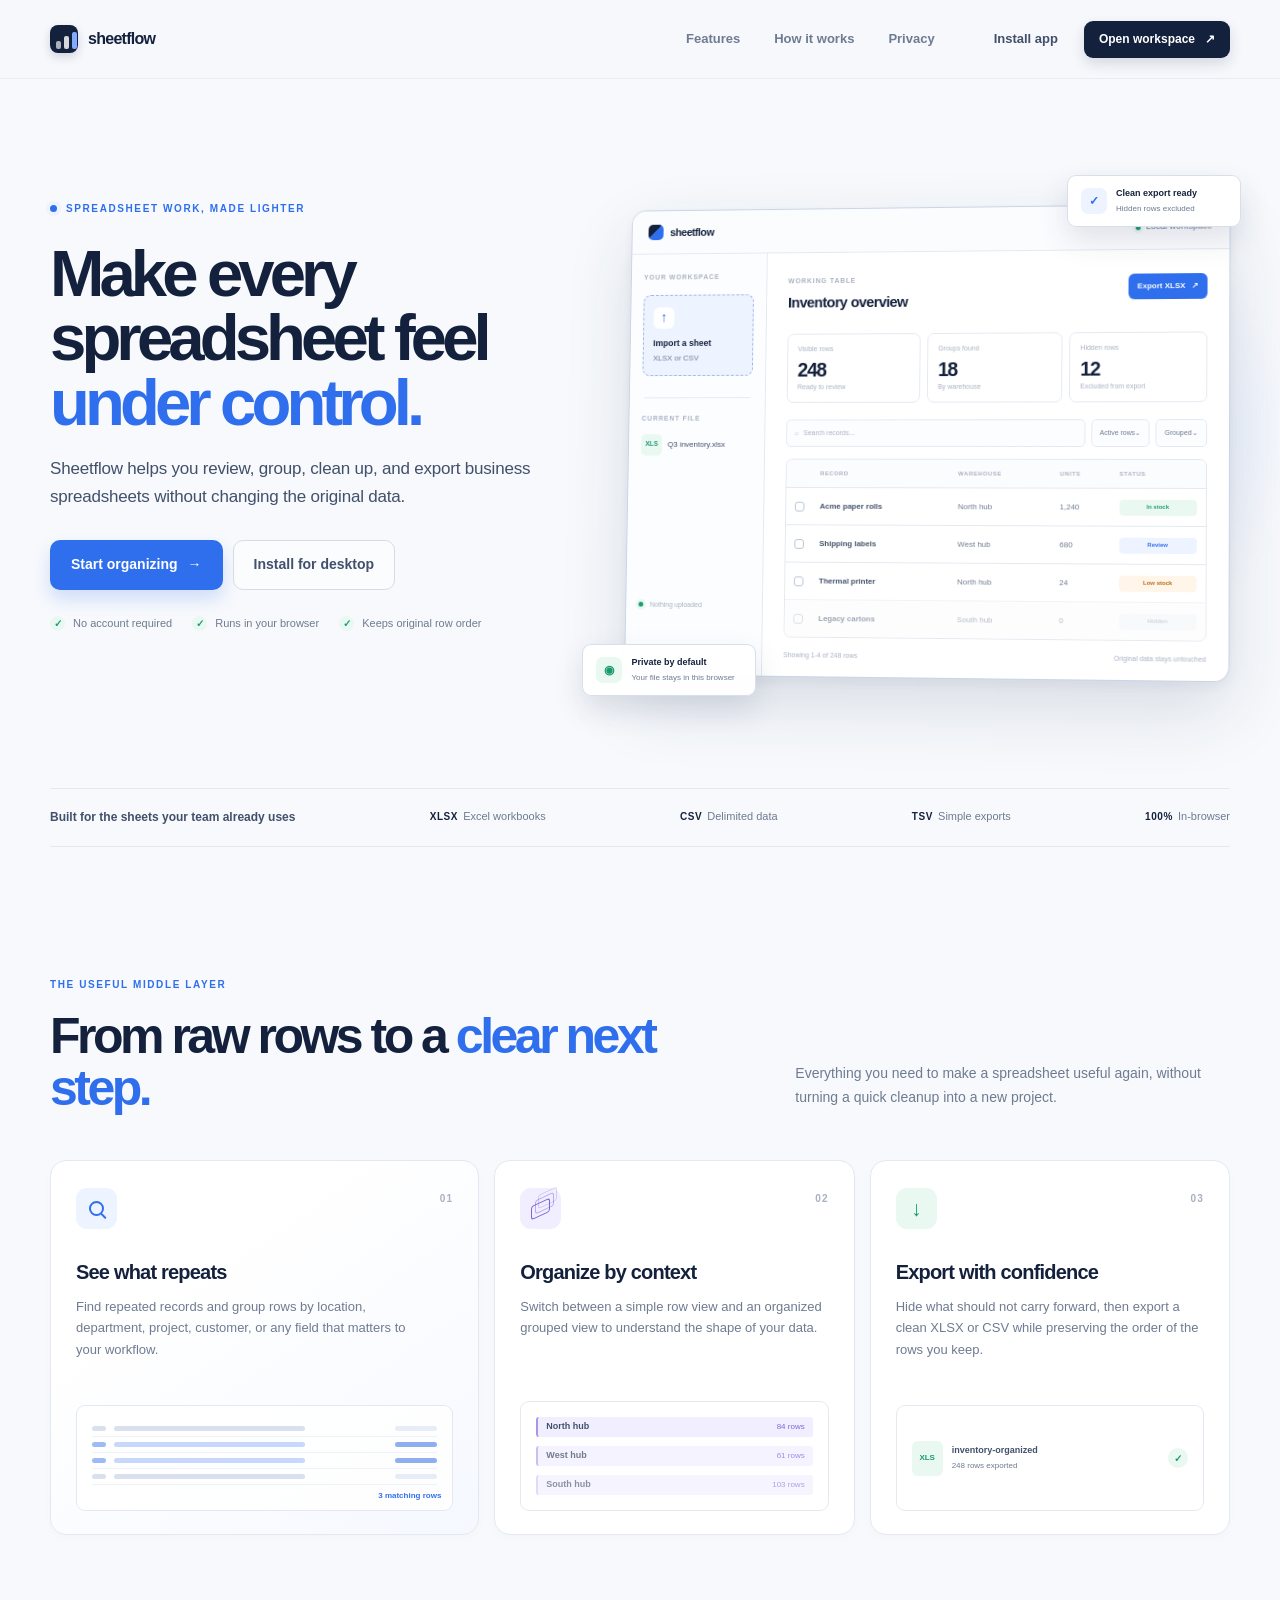
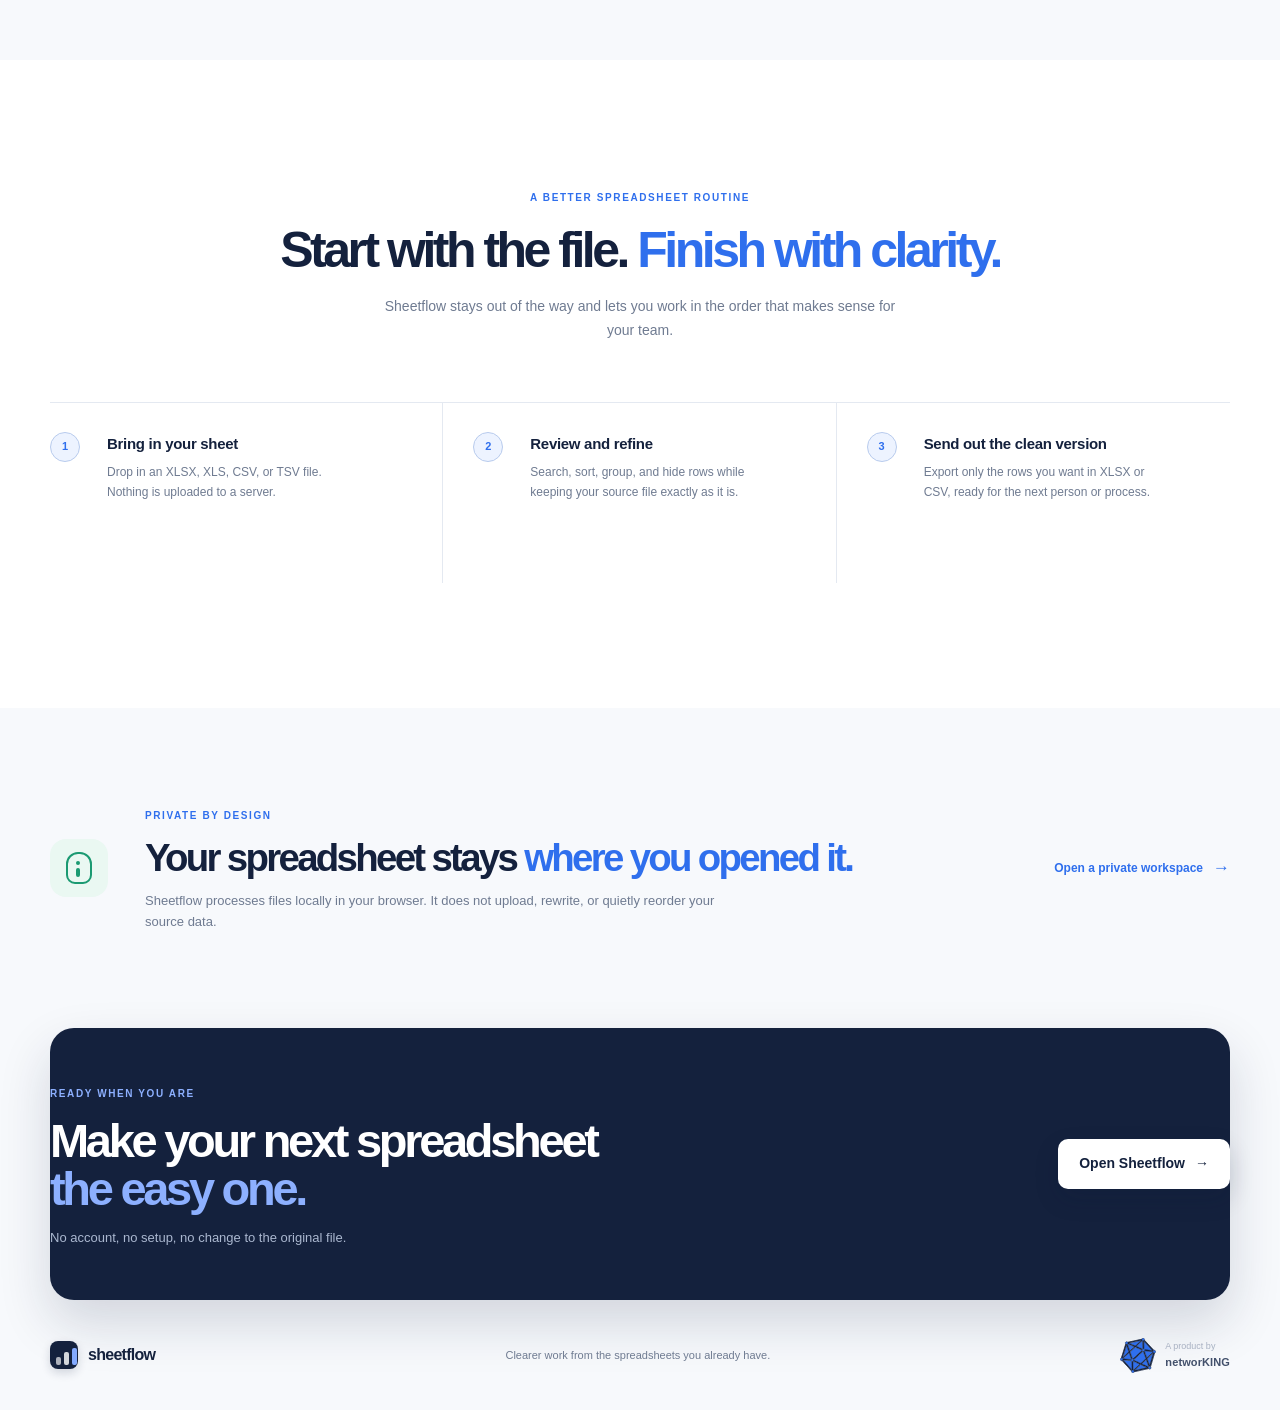
<file: index.html>
<!doctype html>
<html lang="en">
<head>
  <meta charset="utf-8">
  <meta name="viewport" content="width=device-width, initial-scale=1">
  <meta name="theme-color" content="#f7f9fc">
  <meta name="description" content="Sheetflow helps teams review, organize, and export cleaner spreadsheets without changing the original file.">
  <meta name="application-name" content="Sheetflow">
  <meta name="apple-mobile-web-app-capable" content="yes">
  <meta name="apple-mobile-web-app-status-bar-style" content="default">
  <meta name="apple-mobile-web-app-title" content="Sheetflow">
  <link rel="manifest" href="./Main/manifest.webmanifest">
  <link rel="icon" type="image/png" sizes="192x192" href="./Main/icons/icon-192.png">
  <link rel="apple-touch-icon" href="./Main/icons/icon-192.png">
  <link rel="stylesheet" href="./styles.css">
  <title>Sheetflow | A clearer way to work with spreadsheets</title>
</head>
<body>
  <div class="site-shell">
    <header class="site-header">
      <nav class="nav container" aria-label="Primary navigation">
        <a class="brand" href="./index.html" aria-label="Sheetflow home">
          <span class="brand-mark" aria-hidden="true">
            <span></span><span></span><span></span>
          </span>
          <span class="brand-name">sheetflow</span>
        </a>
        <div class="nav-links">
          <a href="#features">Features</a>
          <a href="#how-it-works">How it works</a>
          <a href="#privacy">Privacy</a>
        </div>
        <div class="nav-actions">
          <button class="button button-subtle install-button" id="installButton" type="button">Install app</button>
          <a class="button button-dark button-nav" href="./Main/stock-organizer.html">Open workspace <span aria-hidden="true">&#8599;</span></a>
        </div>
        <button class="menu-button" id="menuButton" type="button" aria-label="Toggle navigation" aria-expanded="false" aria-controls="mobileNav">
          <span></span><span></span>
        </button>
      </nav>
      <div class="mobile-nav container" id="mobileNav" hidden>
        <a href="#features">Features</a>
        <a href="#how-it-works">How it works</a>
        <a href="#privacy">Privacy</a>
        <a href="./Main/stock-organizer.html">Open workspace <span aria-hidden="true">&#8599;</span></a>
      </div>
    </header>

    <main>
      <section class="hero container">
        <div class="hero-copy">
          <div class="eyebrow"><span class="eyebrow-dot"></span> Spreadsheet work, made lighter</div>
          <h1>Make every spreadsheet feel <span>under control.</span></h1>
          <p class="hero-text">Sheetflow helps you review, group, clean up, and export business spreadsheets without changing the original data.</p>
          <div class="hero-actions">
            <a class="button button-primary button-large" href="./Main/stock-organizer.html">Start organizing <span aria-hidden="true">&#8594;</span></a>
            <button class="button button-outline button-large install-button" type="button">Install for desktop</button>
          </div>
          <div class="hero-meta" aria-label="Sheetflow benefits">
            <span><span class="meta-check" aria-hidden="true">&#10003;</span> No account required</span>
            <span><span class="meta-check" aria-hidden="true">&#10003;</span> Runs in your browser</span>
            <span><span class="meta-check" aria-hidden="true">&#10003;</span> Keeps original row order</span>
          </div>
          <p class="install-status" id="installStatus" role="status" aria-live="polite"></p>
        </div>

        <div class="product-stage" aria-label="Preview of the Sheetflow spreadsheet workspace">
          <div class="stage-glow"></div>
          <div class="preview-window">
            <div class="preview-topbar">
              <div class="preview-brand"><span class="preview-brand-mark"></span> sheetflow</div>
              <div class="preview-status"><span></span> Local workspace</div>
            </div>
            <div class="preview-body">
              <aside class="preview-sidebar">
                <div class="preview-sidebar-label">Your workspace</div>
                <div class="preview-upload">
                  <span class="upload-icon" aria-hidden="true">&#8593;</span>
                  <strong>Import a sheet</strong>
                  <small>XLSX or CSV</small>
                </div>
                <div class="preview-side-line"></div>
                <div class="preview-side-label">Current file</div>
                <div class="preview-file"><span class="file-icon">XLS</span><span>Q3 inventory.xlsx</span></div>
                <div class="preview-side-foot"><span class="preview-dot"></span> Nothing uploaded</div>
              </aside>
              <div class="preview-content">
                <div class="preview-heading">
                  <div><span class="preview-kicker">Working table</span><strong>Inventory overview</strong></div>
                  <span class="preview-export">Export XLSX <span aria-hidden="true">&#8599;</span></span>
                </div>
                <div class="preview-stats">
                  <div><small>Visible rows</small><strong>248</strong><span>Ready to review</span></div>
                  <div><small>Groups found</small><strong>18</strong><span>By warehouse</span></div>
                  <div><small>Hidden rows</small><strong>12</strong><span>Excluded from export</span></div>
                </div>
                <div class="preview-toolbar"><span class="preview-search"><span aria-hidden="true">&#8981;</span> Search records...</span><span class="preview-filter">Active rows <span aria-hidden="true">&#8964;</span></span><span class="preview-filter">Grouped <span aria-hidden="true">&#8964;</span></span></div>
                <div class="preview-table" role="presentation">
                  <div class="preview-table-row preview-table-header"><span></span><span>RECORD</span><span>WAREHOUSE</span><span>UNITS</span><span>STATUS</span></div>
                  <div class="preview-table-row"><span class="fake-checkbox"></span><strong>Acme paper rolls</strong><span>North hub</span><span>1,240</span><em class="pill pill-green">In stock</em></div>
                  <div class="preview-table-row"><span class="fake-checkbox"></span><strong>Shipping labels</strong><span>West hub</span><span>680</span><em class="pill pill-blue">Review</em></div>
                  <div class="preview-table-row"><span class="fake-checkbox"></span><strong>Thermal printer</strong><span>North hub</span><span>24</span><em class="pill pill-amber">Low stock</em></div>
                  <div class="preview-table-row faded"><span class="fake-checkbox"></span><strong>Legacy cartons</strong><span>South hub</span><span>0</span><em class="pill pill-muted">Hidden</em></div>
                </div>
                <div class="preview-footer"><span>Showing 1-4 of 248 rows</span><span>Original data stays untouched</span></div>
              </div>
            </div>
          </div>
          <div class="floating-card floating-card-top"><span class="floating-icon blue">&#10003;</span><span><strong>Clean export ready</strong><small>Hidden rows excluded</small></span></div>
          <div class="floating-card floating-card-bottom"><span class="floating-icon green">&#9673;</span><span><strong>Private by default</strong><small>Your file stays in this browser</small></span></div>
        </div>
      </section>

      <section class="proof-bar container" aria-label="Supported file types and privacy details">
        <span class="proof-lead">Built for the sheets your team already uses</span>
        <span class="proof-item"><strong>XLSX</strong> Excel workbooks</span>
        <span class="proof-item"><strong>CSV</strong> Delimited data</span>
        <span class="proof-item"><strong>TSV</strong> Simple exports</span>
        <span class="proof-item"><strong>100%</strong> In-browser</span>
      </section>

      <section class="section container" id="features">
        <div class="section-heading split-heading">
          <div><span class="eyebrow">The useful middle layer</span><h2>From raw rows to a <span>clear next step.</span></h2></div>
          <p>Everything you need to make a spreadsheet useful again, without turning a quick cleanup into a new project.</p>
        </div>
        <div class="feature-grid">
          <article class="feature-card feature-card-large">
            <div class="feature-icon icon-blue"><span class="icon-magnify" aria-hidden="true"></span></div>
            <span class="feature-number">01</span>
            <h3>See what repeats</h3>
            <p>Find repeated records and group rows by location, department, project, customer, or any field that matters to your workflow.</p>
            <div class="mini-visual duplicate-visual"><span class="mini-row"><i></i><b></b><em></em></span><span class="mini-row active"><i></i><b></b><em></em></span><span class="mini-row active"><i></i><b></b><em></em></span><span class="mini-row"><i></i><b></b><em></em></span><span class="visual-tag">3 matching rows</span></div>
          </article>
          <article class="feature-card">
            <div class="feature-icon icon-violet"><span class="icon-layers" aria-hidden="true"></span></div>
            <span class="feature-number">02</span>
            <h3>Organize by context</h3>
            <p>Switch between a simple row view and an organized grouped view to understand the shape of your data.</p>
            <div class="mini-visual group-visual"><span class="group-line"><b>North hub</b><i>84 rows</i></span><span class="group-line"><b>West hub</b><i>61 rows</i></span><span class="group-line"><b>South hub</b><i>103 rows</i></span></div>
          </article>
          <article class="feature-card">
            <div class="feature-icon icon-green"><span class="icon-download" aria-hidden="true">&#8595;</span></div>
            <span class="feature-number">03</span>
            <h3>Export with confidence</h3>
            <p>Hide what should not carry forward, then export a clean XLSX or CSV while preserving the order of the rows you keep.</p>
            <div class="mini-visual export-visual"><span class="export-file-icon">XLS</span><span><b>inventory-organized</b><small>248 rows exported</small></span><span class="export-check">&#10003;</span></div>
          </article>
        </div>
      </section>

      <section class="section workflow-section" id="how-it-works">
        <div class="container">
          <div class="section-heading centered-heading"><span class="eyebrow">A better spreadsheet routine</span><h2>Start with the file. <span>Finish with clarity.</span></h2><p>Sheetflow stays out of the way and lets you work in the order that makes sense for your team.</p></div>
          <div class="steps-grid">
            <article class="step"><span class="step-number">1</span><div><h3>Bring in your sheet</h3><p>Drop in an XLSX, XLS, CSV, or TSV file. Nothing is uploaded to a server.</p></div></article>
            <article class="step"><span class="step-number">2</span><div><h3>Review and refine</h3><p>Search, sort, group, and hide rows while keeping your source file exactly as it is.</p></div></article>
            <article class="step"><span class="step-number">3</span><div><h3>Send out the clean version</h3><p>Export only the rows you want in XLSX or CSV, ready for the next person or process.</p></div></article>
          </div>
        </div>
      </section>

      <section class="privacy-section container" id="privacy">
        <div class="privacy-mark" aria-hidden="true"><span></span><span></span></div>
        <div><span class="eyebrow">Private by design</span><h2>Your spreadsheet stays <span>where you opened it.</span></h2><p>Sheetflow processes files locally in your browser. It does not upload, rewrite, or quietly reorder your source data.</p></div>
        <a class="text-link" href="./Main/stock-organizer.html">Open a private workspace <span aria-hidden="true">&#8594;</span></a>
      </section>

      <section class="final-cta container">
        <div><span class="eyebrow">Ready when you are</span><h2>Make your next spreadsheet <span>the easy one.</span></h2><p>No account, no setup, no change to the original file.</p></div>
        <a class="button button-light button-large" href="./Main/stock-organizer.html">Open Sheetflow <span aria-hidden="true">&#8594;</span></a>
      </section>
    </main>

    <footer class="site-footer container">
      <a class="brand" href="./index.html" aria-label="Sheetflow home"><span class="brand-mark" aria-hidden="true"><span></span><span></span><span></span></span><span class="brand-name">sheetflow</span></a>
      <p>Clearer work from the spreadsheets you already have.</p>
      <div class="footer-credit">
        <img src="./networKING.svg" alt="networKING logo">
        <span><small>A product by</small><strong>networKING</strong></span>
      </div>
    </footer>
  </div>

  <script>
    (() => {
      "use strict";

      const installButtons = Array.from(document.querySelectorAll(".install-button"));
      const installStatus = document.getElementById("installStatus");
      const menuButton = document.getElementById("menuButton");
      const mobileNav = document.getElementById("mobileNav");
      let deferredPrompt = null;

      function setInstallMessage(message) {
        if (installStatus) installStatus.textContent = message;
      }

      function isStandalone() {
        return window.matchMedia("(display-mode: standalone)").matches || window.navigator.standalone === true;
      }

      window.addEventListener("beforeinstallprompt", (event) => {
        event.preventDefault();
        deferredPrompt = event;
        installButtons.forEach((button) => { button.textContent = "Install app"; });
      });

      installButtons.forEach((button) => button.addEventListener("click", async () => {
        if (isStandalone()) {
          setInstallMessage("Sheetflow is already installed on this device.");
          return;
        }
        if (!deferredPrompt) {
          setInstallMessage("Use your browser's install option to add Sheetflow to your desktop.");
          window.setTimeout(() => { window.location.href = "./Main/stock-organizer.html"; }, 500);
          return;
        }
        deferredPrompt.prompt();
        const choice = await deferredPrompt.userChoice;
        setInstallMessage(choice.outcome === "accepted" ? "Sheetflow is ready to use from your desktop." : "You can install Sheetflow whenever you are ready.");
        deferredPrompt = null;
      }));

      window.addEventListener("appinstalled", () => {
        deferredPrompt = null;
        setInstallMessage("Sheetflow is ready to use from your desktop.");
      });

      if (menuButton && mobileNav) {
        menuButton.addEventListener("click", () => {
          const isOpen = menuButton.getAttribute("aria-expanded") === "true";
          menuButton.setAttribute("aria-expanded", String(!isOpen));
          mobileNav.hidden = isOpen;
        });
        mobileNav.addEventListener("click", (event) => {
          if (event.target.closest("a")) {
            menuButton.setAttribute("aria-expanded", "false");
            mobileNav.hidden = true;
          }
        });
      }

      if ("serviceWorker" in navigator) {
        window.addEventListener("load", () => {
          navigator.serviceWorker.register("./Main/service-worker.js", { scope: "./Main/" })
            .catch((error) => console.warn("Sheetflow offline support is unavailable.", error));
        });
      }
    })();
  </script>
</body>
</html>
</file>
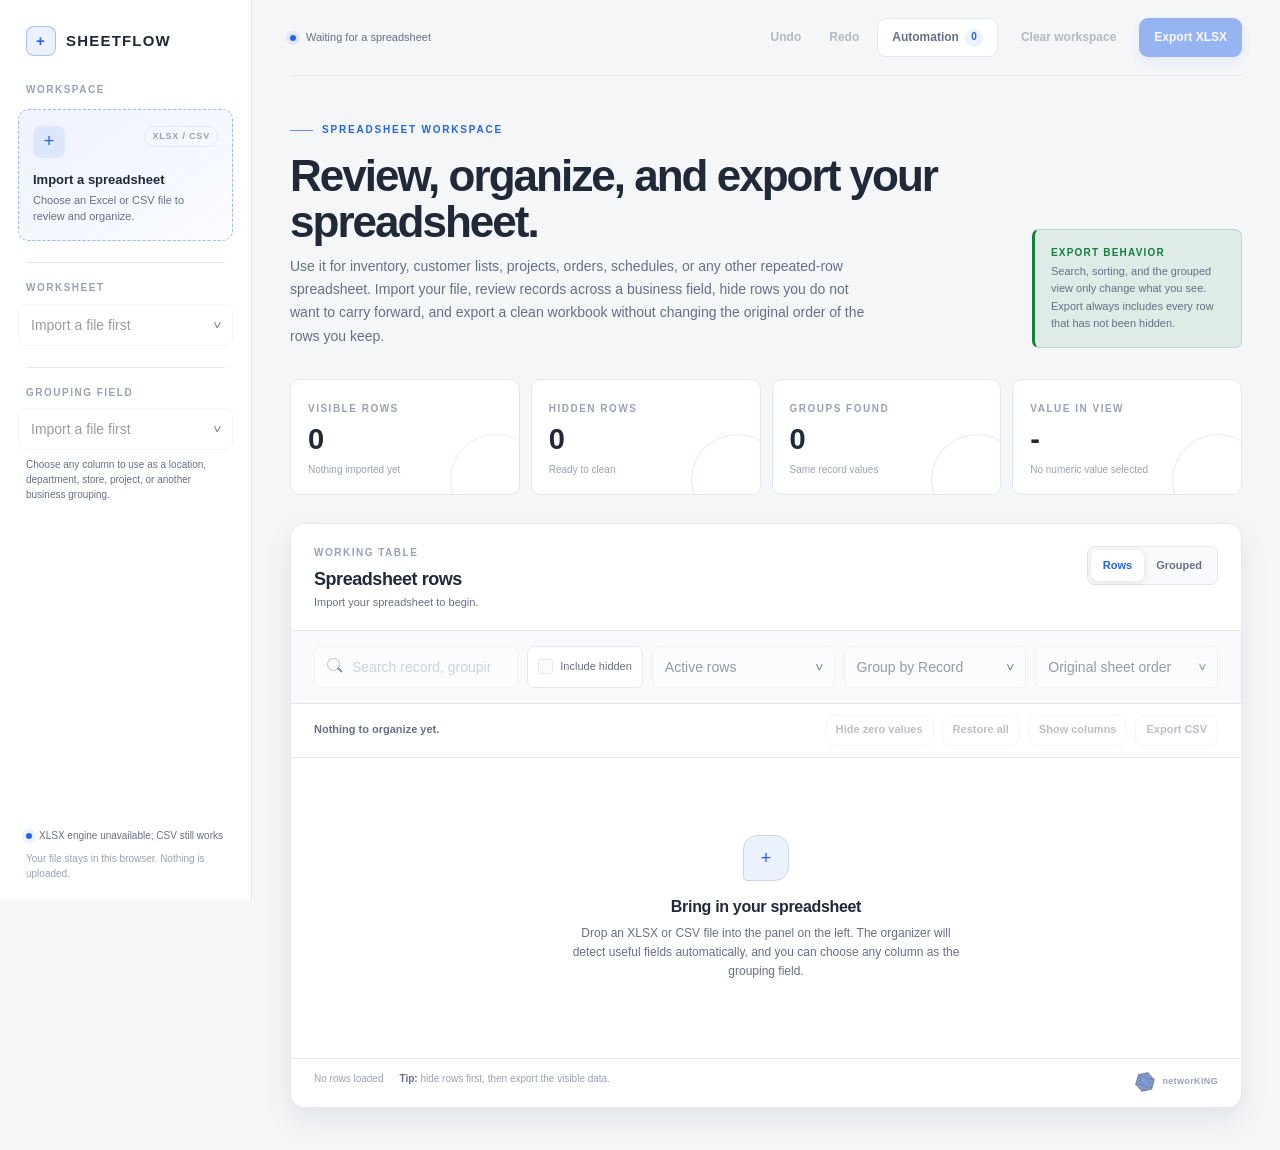
<file: Main/stock-organizer.html>
<!doctype html>
<html lang="en">
<head>
  <meta charset="utf-8">
  <meta name="viewport" content="width=device-width, initial-scale=1">
  <meta name="theme-color" content="#2563eb">
  <meta name="description" content="Review, organize, and export business spreadsheets from your browser.">
  <meta name="application-name" content="Sheetflow">
  <meta name="mobile-web-app-capable" content="yes">
  <meta name="apple-mobile-web-app-capable" content="yes">
  <meta name="apple-mobile-web-app-status-bar-style" content="default">
  <meta name="apple-mobile-web-app-title" content="Sheetflow">
  <link rel="manifest" href="./manifest.webmanifest">
  <link rel="icon" type="image/png" sizes="192x192" href="./icons/icon-192.png">
  <link rel="apple-touch-icon" href="./icons/icon-192.png">
  <title>Sheetflow - Spreadsheet Organizer</title>
  <style>
    :root {
      --bg: #f4f6f8;
      --panel: #ffffff;
      --panel-raised: #f8fafc;
      --line: #e4e7ec;
      --line-strong: #cfd5dd;
      --text: #1f2937;
      --muted: #667085;
      --faint: #98a2b3;
      --amber: #2563eb;
      --amber-soft: rgba(37, 99, 235, .09);
      --mint: #15803d;
      --mint-soft: rgba(21, 128, 61, .09);
      --red: #b42318;
      --red-soft: rgba(180, 35, 24, .08);
      --shadow: 0 12px 30px rgba(16, 24, 40, .08);
      --radius-lg: 14px;
      --radius-md: 10px;
      --radius-sm: 7px;
    }

    * { box-sizing: border-box; }
    html, body { min-width: 320px; min-height: 100%; }
    body {
      margin: 0;
      color: var(--text);
      background: var(--bg);
      font-family: "Segoe UI", Inter, ui-sans-serif, -apple-system, BlinkMacSystemFont, sans-serif;
      font-size: 14px;
      line-height: 1.45;
    }
    button, input, select { font: inherit; }
    button { border: 0; cursor: pointer; }
    button:disabled, select:disabled, input:disabled { cursor: not-allowed; opacity: .45; }
    [hidden] { display: none !important; }

    .app-shell { display: grid; grid-template-columns: 252px minmax(0, 1fr); min-height: 100vh; }
    .sidebar {
      display: flex; position: sticky; top: 0; flex-direction: column; height: 100vh;
      padding: 25px 18px 18px; border-right: 1px solid var(--line); background: var(--panel);
    }
    .brand { display: flex; align-items: center; gap: 10px; padding: 1px 8px 0; font-size: 15px; font-weight: 800; letter-spacing: .08em; }
    .brand-mark {
      display: grid; width: 30px; height: 30px; place-items: center; border: 1px solid rgba(37, 99, 235, .35);
      border-radius: 8px; color: var(--amber); background: var(--amber-soft); font-size: 15px;
    }
    .side-kicker, .field-label, .section-kicker, .stat-label {
      color: var(--faint); font-size: 10px; font-weight: 800; letter-spacing: .15em; text-transform: uppercase;
    }
    .side-kicker { margin: 27px 8px 11px; }
    .drop-zone {
      display: block; padding: 16px 14px 15px; border: 1px dashed rgba(37, 99, 235, .42); border-radius: var(--radius-md);
      background: linear-gradient(145deg, rgba(37, 99, 235, .08), rgba(37, 99, 235, .025));
      transition: border-color .16s, background .16s, transform .16s;
    }
    .drop-zone:hover, .drop-zone.is-dragging { border-color: var(--amber); background: rgba(37, 99, 235, .13); transform: translateY(-1px); }
    .drop-zone.is-loading { opacity: .65; pointer-events: none; }
    .drop-topline { display: flex; align-items: flex-start; justify-content: space-between; gap: 10px; }
    .drop-icon, .file-card-icon, .empty-symbol { display: grid; place-items: center; }
    .drop-icon { width: 32px; height: 32px; border-radius: 8px; color: var(--amber); background: var(--amber-soft); font-size: 18px; }
    .file-types { padding: 3px 7px; border: 1px solid var(--line); border-radius: 99px; color: var(--faint); font-size: 9px; font-weight: 800; letter-spacing: .09em; }
    .drop-zone strong { display: block; margin-top: 13px; font-size: 13px; }
    .drop-zone p { margin: 4px 0 0; color: var(--muted); font-size: 11px; line-height: 1.45; }
    .sidebar-divider { height: 1px; margin: 21px 8px 18px; background: var(--line); }
    .mobile-settings-slot { display: none; }
    .field-label { display: block; margin: 0 8px 8px; }
    .field-help { margin: 7px 8px 0; color: var(--muted); font-size: 10px; line-height: 1.5; }
    .select-wrap { position: relative; }
    .select-wrap::after { position: absolute; top: 50%; right: 13px; color: var(--muted); content: ">"; font-size: 12px; pointer-events: none; transform: translateY(-50%) rotate(90deg); }
    select, .search-input {
      width: 100%; min-height: 42px; border: 1px solid var(--line); border-radius: var(--radius-sm); outline: none;
      color: var(--text); background: var(--panel); transition: border-color .16s, box-shadow .16s;
    }
    select { appearance: none; padding: 0 36px 0 12px; }
    select:focus, .search-input:focus { border-color: rgba(37, 99, 235, .55); box-shadow: 0 0 0 3px rgba(37, 99, 235, .1); }
    .file-card { display: flex; align-items: center; gap: 10px; margin: 18px 2px 0; padding: 11px 10px; border: 1px solid var(--line); border-radius: var(--radius-sm); background: var(--panel-raised); }
    .file-card-icon { flex: 0 0 auto; width: 29px; height: 29px; border-radius: 8px; color: var(--mint); background: var(--mint-soft); font-size: 10px; font-weight: 900; }
    .file-card-copy { min-width: 0; }
    .file-card-copy strong, .file-card-copy span { display: block; overflow: hidden; text-overflow: ellipsis; white-space: nowrap; }
    .file-card-copy strong { font-size: 11px; }
    .file-card-copy span { margin-top: 2px; color: var(--muted); font-size: 10px; }
    .sidebar-foot { margin-top: auto; padding: 15px 8px 1px; color: var(--faint); font-size: 10px; line-height: 1.5; }
    .engine-line, .top-status { display: flex; align-items: center; gap: 10px; }
    .engine-line { gap: 7px; color: var(--muted); font-size: 10px; }
    .status-dot { display: inline-block; width: 6px; height: 6px; border-radius: 50%; background: var(--mint); box-shadow: 0 0 0 4px var(--mint-soft); }
    .status-dot.offline { background: var(--amber); box-shadow: 0 0 0 4px var(--amber-soft); }

     .main { min-width: 0; padding: 0 38px 42px; }
     .topbar { display: flex; align-items: center; justify-content: space-between; min-height: 76px; gap: 16px; border-bottom: 1px solid var(--line); }
     .top-status { color: var(--muted); font-size: 11px; }
     .top-actions, .quick-actions, .selection-actions { display: flex; align-items: center; gap: 8px; }
    .top-actions { flex-wrap: wrap; justify-content: flex-end; }
    .button { display: inline-flex; align-items: center; justify-content: center; min-height: 39px; padding: 0 14px; border: 1px solid transparent; border-radius: 9px; font-size: 12px; font-weight: 750; white-space: nowrap; transition: transform .16s, background .16s, color .16s, border-color .16s; }
    .button:hover:not(:disabled) { transform: translateY(-1px); }
    .button-primary { color: #ffffff; background: var(--amber); box-shadow: 0 5px 12px rgba(37, 99, 235, .18); }
    .button-primary:hover:not(:disabled) { background: #1d4ed8; }
    .button-quiet { border-color: var(--line); color: var(--muted); background: var(--panel); }
    .button-quiet:hover:not(:disabled), .button-ghost:hover:not(:disabled) { color: var(--text); background: var(--panel-raised); }
    .button-ghost { color: var(--muted); background: transparent; }
    .button-danger { border-color: rgba(180, 35, 24, .2); color: var(--red); background: var(--red-soft); }
    .button-small { min-height: 31px; padding: 0 10px; font-size: 11px; }
    .button-history { padding-right: 9px; padding-left: 9px; }
    .button-count { display: inline-flex; align-items: center; justify-content: center; min-width: 18px; min-height: 18px; margin-left: 6px; padding: 0 5px; border-radius: 99px; color: var(--amber); background: var(--amber-soft); font-size: 10px; }

    .hero { display: flex; align-items: flex-end; justify-content: space-between; gap: 40px; padding: 40px 0 31px; }
    .hero-copy { max-width: 710px; }
    .eyebrow { display: inline-flex; align-items: center; gap: 9px; color: var(--amber); font-size: 10px; font-weight: 850; letter-spacing: .18em; text-transform: uppercase; }
    .eyebrow::before { width: 23px; height: 1px; background: var(--amber); content: ""; opacity: .7; }
    h1 { max-width: 720px; margin: 15px 0 11px; font-size: clamp(30px, 3.5vw, 44px); font-weight: 720; letter-spacing: -.045em; line-height: 1.04; }
    .hero-copy p { max-width: 580px; margin: 0; color: var(--muted); font-size: 14px; line-height: 1.65; }
    .hero-note { flex: 0 0 210px; padding: 15px 16px; border: 1px solid rgba(21, 128, 61, .18); border-left: 3px solid var(--mint); border-radius: var(--radius-sm); color: var(--muted); background: var(--mint-soft); font-size: 11px; line-height: 1.55; }
    .hero-note strong { display: block; margin-bottom: 3px; color: var(--mint); font-size: 10px; letter-spacing: .12em; text-transform: uppercase; }

    .stats-grid { display: grid; grid-template-columns: repeat(4, minmax(0, 1fr)); gap: 11px; }
    .stat-card { position: relative; min-height: 112px; padding: 17px; overflow: hidden; border: 1px solid var(--line); border-radius: var(--radius-md); background: var(--panel); }
    .stat-card::after { position: absolute; right: -23px; bottom: -32px; width: 90px; height: 90px; border: 1px solid rgba(37, 99, 235, .12); border-radius: 50%; content: ""; }
    .stat-card:nth-child(2)::after { border-color: rgba(180, 35, 24, .13); }
    .stat-card:nth-child(3)::after { border-color: rgba(37, 99, 235, .15); }
    .stat-card:nth-child(4)::after { border-color: rgba(21, 128, 61, .14); }
    .stat-label { position: relative; z-index: 1; }
    .stat-value { position: relative; z-index: 1; display: block; margin-top: 8px; font-size: 29px; font-weight: 720; letter-spacing: -.05em; line-height: 1; }
    .stat-foot { position: relative; z-index: 1; display: block; margin-top: 9px; color: var(--faint); font-size: 10px; }

    .automation-panel { margin-top: 18px; border: 1px solid var(--line); border-radius: var(--radius-lg); background: var(--panel); box-shadow: 0 7px 20px rgba(16, 24, 40, .05); }
    .automation-head { display: flex; align-items: flex-start; justify-content: space-between; gap: 20px; padding: 19px 21px 16px; border-bottom: 1px solid var(--line); }
    .automation-actions { display: flex; align-items: center; flex-wrap: wrap; justify-content: flex-end; gap: 7px; }
    .automation-list { display: grid; gap: 8px; padding: 13px 21px 15px; }
    .automation-empty { padding: 17px 14px; border: 1px dashed var(--line-strong); border-radius: var(--radius-sm); color: var(--muted); background: var(--panel-raised); font-size: 12px; }
    .automation-rule { display: grid; grid-template-columns: auto minmax(0, 1fr) auto; align-items: center; gap: 12px; padding: 11px 12px; border: 1px solid var(--line); border-radius: var(--radius-sm); background: var(--panel); }
    .automation-rule.is-disabled { opacity: .56; }
    .rule-toggle { display: inline-flex; align-items: center; justify-content: center; width: 30px; height: 30px; border-radius: 8px; background: var(--mint-soft); }
    .rule-toggle input { width: 15px; height: 15px; margin: 0; accent-color: var(--mint); cursor: pointer; }
    .automation-rule-copy { min-width: 0; }
    .automation-rule-copy strong { display: block; overflow: hidden; text-overflow: ellipsis; white-space: nowrap; font-size: 12px; }
    .automation-rule-copy p { margin: 3px 0 0; overflow: hidden; color: var(--muted); font-size: 11px; text-overflow: ellipsis; white-space: nowrap; }
    .automation-rule-copy code { padding: 2px 5px; border-radius: 4px; color: var(--amber); background: var(--amber-soft); font-family: inherit; font-size: 10px; font-weight: 700; }
    .automation-rule-meta { display: block; margin-top: 3px; color: var(--faint); font-size: 10px; }
    .automation-rule-actions { display: flex; align-items: center; gap: 5px; }
    .automation-rule-actions .button { min-height: 28px; padding: 0 8px; font-size: 10px; }
    .automation-form { margin: 0 21px 18px; padding: 15px; border: 1px solid rgba(37, 99, 235, .2); border-radius: var(--radius-md); background: var(--amber-soft); }
    .automation-form-head { display: flex; align-items: baseline; justify-content: space-between; gap: 12px; margin-bottom: 12px; }
    .automation-form-head strong { font-size: 12px; }
    .automation-form-head span { color: var(--muted); font-size: 10px; }
    .automation-form-grid { display: grid; grid-template-columns: minmax(170px, 1.2fr) repeat(3, minmax(130px, 1fr)); gap: 9px; }
    .form-field { display: grid; gap: 5px; color: var(--muted); font-size: 10px; font-weight: 750; }
    .form-hint { color: var(--faint); font-size: 10px; font-weight: 500; }
    .form-field input, .form-field select { min-height: 37px; width: 100%; padding: 0 10px; border: 1px solid var(--line); border-radius: var(--radius-sm); outline: none; color: var(--text); background: var(--panel); }
    .form-field input:focus, .form-field select:focus { border-color: rgba(37, 99, 235, .55); box-shadow: 0 0 0 3px rgba(37, 99, 235, .1); }
    .automation-form-actions { display: flex; justify-content: flex-end; gap: 7px; margin-top: 12px; }
    .bulk-list-area { margin-top: 10px; }
    .bulk-list-area textarea {
      width: 100%; min-height: 110px; padding: 10px 12px; border: 1px solid var(--line); border-radius: var(--radius-sm);
      outline: none; color: var(--text); background: var(--panel); font-family: inherit; font-size: 12px; line-height: 1.6;
      resize: vertical; transition: border-color .16s, box-shadow .16s;
    }
    .bulk-list-area textarea:focus { border-color: rgba(37, 99, 235, .55); box-shadow: 0 0 0 3px rgba(37, 99, 235, .1); }
    .bulk-list-actions { display: flex; align-items: center; gap: 8px; margin-top: 8px; }
    .bulk-import-label { cursor: pointer; }
    .bulk-list-count { margin-left: auto; color: var(--faint); font-size: 10px; font-weight: 700; }
    .rule-type-row { display: grid; grid-template-columns: minmax(220px, 300px); gap: 9px; margin-bottom: 9px; }
    .column-picker-section { margin-top: 10px; }
    .column-picker-head { display: flex; align-items: flex-end; justify-content: space-between; gap: 12px; }
    .column-picker {
      display: flex; flex-wrap: wrap; gap: 7px; max-height: 158px; overflow-y: auto; margin-top: 8px; padding: 10px;
      border: 1px solid var(--line); border-radius: var(--radius-sm); background: var(--panel);
    }
    .column-chip {
      display: inline-flex; align-items: center; gap: 6px; padding: 6px 11px; border: 1px solid var(--line);
      border-radius: 999px; color: var(--muted); background: var(--panel-raised); font-size: 11px; font-weight: 650;
      cursor: pointer; user-select: none; transition: border-color .14s, color .14s, background .14s;
    }
    .column-chip input { width: 13px; height: 13px; margin: 0; accent-color: var(--amber); cursor: pointer; }
    .column-chip:hover { border-color: var(--line-strong); color: var(--text); }
    .column-chip.is-checked { border-color: rgba(37, 99, 235, .45); color: var(--amber); background: var(--amber-soft); }
    .column-picker-empty { color: var(--faint); font-size: 11px; }
    .column-picker-foot { display: flex; align-items: center; justify-content: space-between; gap: 12px; margin-top: 8px; }
    .column-picker-count { color: var(--faint); font-size: 10px; font-weight: 700; }

    .workspace { margin-top: 28px; border: 1px solid var(--line); border-radius: var(--radius-lg); background: var(--panel); box-shadow: var(--shadow); }
    .workspace-head { display: flex; align-items: flex-start; justify-content: space-between; gap: 22px; padding: 22px 23px 19px; border-bottom: 1px solid var(--line); }
    h2 { margin: 5px 0 3px; font-size: 18px; font-weight: 720; letter-spacing: -.025em; }
    .section-copy { margin: 0; color: var(--muted); font-size: 11px; }
    .view-tabs { display: inline-flex; flex: 0 0 auto; padding: 3px; border: 1px solid var(--line); border-radius: 8px; background: var(--panel-raised); }
    .view-tab { min-height: 31px; padding: 0 12px; border-radius: 7px; color: var(--muted); background: transparent; font-size: 11px; font-weight: 750; }
    .view-tab[aria-pressed="true"] { color: var(--amber); background: var(--panel); box-shadow: 0 2px 8px rgba(16, 24, 40, .1); }
    .filters { display: grid; grid-template-columns: minmax(220px, 1.8fr) repeat(3, minmax(145px, 1fr)); gap: 9px; padding: 15px 23px; border-bottom: 1px solid var(--line); background: var(--panel-raised); }
    .search-wrap { display: flex; position: relative; align-items: center; gap: 9px; }
    .search-wrap::before { position: absolute; top: 12px; left: 13px; width: 11px; height: 11px; border: 1.5px solid var(--muted); border-radius: 50%; content: ""; opacity: .8; pointer-events: none; }
    .search-wrap::after { position: absolute; top: 23px; left: 23px; width: 6px; height: 1.5px; background: var(--muted); content: ""; opacity: .8; pointer-events: none; transform: rotate(45deg); }
    .search-wrap .search-input { width: auto; min-width: 0; flex: 1 1 auto; padding: 0 12px 0 37px; }
    .search-input::placeholder { color: var(--faint); }
    .search-hidden-toggle { display: inline-flex; flex: 0 0 auto; align-items: center; gap: 7px; min-height: 42px; padding: 0 10px; border: 1px solid var(--line); border-radius: var(--radius-sm); color: var(--muted); background: var(--panel); font-size: 11px; white-space: nowrap; cursor: pointer; }
    .search-hidden-toggle:hover { border-color: var(--line-strong); color: var(--text); background: var(--panel-raised); }
    .search-hidden-toggle input { width: 15px; height: 15px; margin: 0; accent-color: var(--amber); cursor: pointer; }
    .quick-bar, .selection-bar { display: flex; align-items: center; justify-content: space-between; gap: 12px; min-height: 54px; padding: 10px 23px; border-bottom: 1px solid var(--line); }
    .quick-copy { color: var(--faint); font-size: 11px; }
    .quick-copy strong { color: var(--muted); font-weight: 650; }
    .selection-bar { border-bottom-color: rgba(37, 99, 235, .18); background: var(--amber-soft); }
    .selection-count { color: var(--amber); font-size: 11px; font-weight: 750; }

    .table-stage { position: relative; min-height: 230px; }
    .table-scroll { width: 100%; overflow-x: auto; scrollbar-color: rgba(37, 99, 235, .32) transparent; }
    #tableScroll { max-height: min(68vh, 760px); overflow: auto; }
    table { width: 100%; min-width: 700px; border-collapse: separate; border-spacing: 0; text-align: left; }
    th { position: sticky; top: 0; z-index: 2; padding: 12px 13px; border-bottom: 1px solid var(--line-strong); color: var(--faint); background: #f8fafc; font-size: 9px; font-weight: 850; letter-spacing: .14em; text-transform: uppercase; white-space: nowrap; }
    td { max-width: 360px; padding: 12px 13px; border-bottom: 1px solid var(--line); color: var(--text); font-size: 12px; vertical-align: middle; }
    tbody tr { transition: background .14s; }
    tbody tr:hover { background: rgba(37, 99, 235, .04); }
    tbody tr.is-hidden { background: rgba(180, 35, 24, .035); }
    tbody tr.is-hidden td { color: #7f8794; }
    .row-number, .row-number-cell { width: 56px; color: var(--faint); font-variant-numeric: tabular-nums; text-align: right; }
    .check-cell, .check-head { width: 42px; padding-right: 3px; padding-left: 13px; }
    .check-cell input, .check-head input { width: 15px; height: 15px; margin: 0; accent-color: var(--amber); cursor: pointer; }
    .cell-value { display: block; max-width: 370px; overflow: hidden; text-overflow: ellipsis; white-space: nowrap; }
    td[data-cell-row] { cursor: cell; }
    td[data-cell-row]:hover { background: rgba(37, 99, 235, .035); }
    td.cell-selected { outline: 2px solid rgba(37, 99, 235, .55); outline-offset: -2px; background: var(--amber-soft); }
    .cell-empty { color: var(--faint); font-size: 11px; font-style: italic; }
    .match-badge, .muted-badge, .hidden-badge { display: inline-flex; align-items: center; min-height: 22px; padding: 0 7px; border-radius: 6px; font-size: 10px; font-weight: 750; white-space: nowrap; }
    .match-badge { color: var(--amber); background: var(--amber-soft); }
    .muted-badge { color: var(--faint); background: #f2f4f7; }
    .hidden-badge { margin-left: 5px; color: var(--red); background: var(--red-soft); }
    .action-cell { width: 176px; text-align: right; white-space: nowrap; }
    .row-action { min-height: 29px; padding: 0 9px; border: 1px solid var(--line); border-radius: 7px; color: var(--muted); background: transparent; font-size: 10px; font-weight: 750; }
    .action-cell .row-action + .row-action { margin-left: 5px; }
    .row-action:hover { border-color: var(--line-strong); color: var(--text); background: var(--panel-raised); }
    .row-action.restore { border-color: rgba(21, 128, 61, .22); color: var(--mint); background: var(--mint-soft); }
    .row-action.group-action { border-color: rgba(37, 99, 235, .22); color: var(--amber); background: var(--amber-soft); }
    .row-action.group-action.restore { border-color: rgba(21, 128, 61, .22); color: var(--mint); background: var(--mint-soft); }
    .group-row td { padding-top: 14px; padding-bottom: 14px; background: var(--panel-raised); }
    .group-row.group-fully-hidden td { color: #828b99; }
    .expand-button { display: grid; width: 26px; height: 26px; place-items: center; border: 1px solid var(--line); border-radius: 7px; color: var(--muted); background: transparent; font-size: 15px; line-height: 1; transition: transform .16s, color .16s, background .16s; }
    .expand-button[aria-expanded="true"] { color: var(--amber); background: var(--amber-soft); transform: rotate(90deg); }
    .group-product { display: flex; align-items: center; gap: 8px; min-width: 220px; }
    .group-product strong { overflow: hidden; color: var(--text); font-size: 12px; font-weight: 700; text-overflow: ellipsis; white-space: nowrap; }
    .group-count { display: inline-flex; flex: 0 0 auto; align-items: center; min-height: 20px; padding: 0 6px; border-radius: 5px; color: var(--amber); background: var(--amber-soft); font-size: 9px; font-weight: 850; letter-spacing: .04em; text-transform: uppercase; }
    .group-count.unique { color: var(--faint); background: #f2f4f7; }
    .group-meta { color: var(--muted); font-size: 11px; white-space: nowrap; }
    .group-lines { color: var(--faint); font-size: 10px; line-height: 1.55; }
    .details-row:hover { background: transparent; }
    .details-row > td { padding: 0; background: #f5f7fa; }
    .group-details { margin: 0 18px 16px 96px; padding: 13px 14px 0; border: 1px solid var(--line); border-radius: 10px; background: var(--panel); }
    .details-heading { display: flex; align-items: center; justify-content: space-between; gap: 12px; padding-bottom: 10px; color: var(--faint); font-size: 9px; font-weight: 850; letter-spacing: .13em; text-transform: uppercase; }
    .mini-table { min-width: 580px; }
    .mini-table th { position: static; padding: 7px 9px; border-top: 1px solid var(--line); border-bottom: 1px solid var(--line); background: transparent; font-size: 8px; }
    .mini-table td { padding: 8px 9px; font-size: 11px; }
    .mini-table .action-cell { width: 84px; }

    .empty-state { display: grid; min-height: 300px; place-items: center; padding: 35px 22px; text-align: center; }
    .empty-inner { max-width: 390px; }
    .empty-symbol { width: 46px; height: 46px; margin: 0 auto 14px; border: 1px solid var(--line-strong); border-radius: 14px 14px 14px 4px; color: var(--amber); background: var(--amber-soft); font-size: 18px; }
    .empty-state h3 { margin: 0 0 6px; font-size: 16px; letter-spacing: -.02em; }
    .empty-state p { margin: 0; color: var(--muted); font-size: 12px; line-height: 1.6; }
     .workspace-foot { display: flex; flex-wrap: wrap; justify-content: space-between; gap: 16px; padding: 13px 23px 15px; border-top: 1px solid var(--line); color: var(--faint); font-size: 10px; }
     .workspace-foot strong { color: var(--muted); font-weight: 650; }
     .workspace-maker { display: inline-flex; align-items: center; gap: 7px; margin-left: auto; color: var(--faint); font-size: 9px; font-weight: 700; letter-spacing: .04em; }
     .workspace-maker img { width: 20px; height: 20px; object-fit: contain; opacity: .65; }
    .page-controls { display: inline-flex; align-items: center; gap: 7px; color: var(--muted); white-space: nowrap; }
    .page-button { min-height: 27px; padding: 0 8px; border: 1px solid var(--line); border-radius: 6px; color: var(--muted); background: var(--panel); font-size: 10px; font-weight: 700; }
    .page-button:hover:not(:disabled) { border-color: var(--line-strong); color: var(--text); background: var(--panel-raised); }
    .toast { position: fixed; right: 22px; bottom: 22px; z-index: 20; max-width: min(360px, calc(100vw - 44px)); padding: 12px 14px; border: 1px solid var(--line-strong); border-radius: 8px; color: var(--text); background: var(--panel); box-shadow: var(--shadow); font-size: 12px; opacity: 0; pointer-events: none; transform: translateY(8px); transition: opacity .18s, transform .18s; }
    .toast.is-visible { opacity: 1; transform: translateY(0); }
    .toast.success { border-color: rgba(21, 128, 61, .34); }
    .toast.error { border-color: rgba(180, 35, 24, .38); color: #912018; }
    .sr-only { position: absolute; width: 1px; height: 1px; padding: 0; overflow: hidden; clip: rect(0, 0, 0, 0); white-space: nowrap; border: 0; }

    /* Block selection (long-press group select) */
    .group-row[data-block-key] { cursor: pointer; user-select: none; -webkit-user-select: none; transition: background .12s; }
    .group-row[data-block-key]:hover td { background: rgba(37, 99, 235, .06); }
    .group-row.is-block-selected td { background: rgba(37, 99, 235, .1) !important; }
    .group-row.is-block-selected td:first-child { box-shadow: inset 3px 0 0 var(--amber); }
    .group-row.is-block-selected:hover td { background: rgba(37, 99, 235, .14) !important; }
    .block-bar { display: flex; align-items: center; justify-content: space-between; gap: 12px; min-height: 54px; padding: 10px 23px; border-bottom: 1px solid rgba(37, 99, 235, .22); background: linear-gradient(135deg, rgba(37, 99, 235, .07), rgba(37, 99, 235, .03)); }
    .block-bar-copy { display: flex; align-items: center; gap: 12px; }
    .block-bar-count { color: var(--amber); font-size: 11px; font-weight: 750; }
    .block-bar-hint { color: var(--faint); font-size: 10px; }
    .block-bar .selection-actions { display: flex; align-items: center; gap: 8px; flex-wrap: wrap; }
    .block-bar-pressing { position: absolute; z-index: 5; pointer-events: none; bottom: 0; left: 0; height: 3px; background: var(--amber); border-radius: 2px 0 0 0; transition: width .5s linear; }
    .block-bar-pressing.is-active { width: 100% !important; }
    @media (max-width: 570px) {
      .block-bar { flex-wrap: wrap; gap: 8px; padding: 10px 14px; }
      .block-bar-hint { display: none; }
      .block-bar .selection-actions { width: 100%; justify-content: flex-start; }
    }

    @media (max-width: 1050px) {
      .main { padding-right: 24px; padding-left: 24px; }
      .filters { grid-template-columns: minmax(180px, 1.4fr) repeat(3, minmax(125px, 1fr)); padding-right: 17px; padding-left: 17px; }
      .workspace-head, .quick-bar, .selection-bar, .workspace-foot { padding-right: 17px; padding-left: 17px; }
      .group-details { margin-left: 65px; }
    }
    @media (max-width: 860px) {
      .app-shell { display: block; }
      .sidebar { position: relative; width: 100%; height: auto; padding: 18px; border-right: 0; border-bottom: 1px solid var(--line); }
      .side-kicker { margin-top: 20px; }
      .sidebar-foot { display: none; }
      .main { padding: 0 18px 30px; }
      .topbar { position: sticky; top: 0; z-index: 10; min-height: 67px; background: var(--bg); }
      .hero { align-items: flex-start; flex-direction: column; gap: 20px; padding-top: 36px; }
      .hero-note { flex-basis: auto; max-width: 380px; }
      .filters { grid-template-columns: repeat(3, minmax(0, 1fr)); }
      .search-wrap { grid-column: 1 / -1; }
      .automation-panel { scroll-margin-top: 78px; }
      .automation-head { align-items: flex-start; flex-direction: column; }
      .automation-actions { justify-content: flex-start; }
      .automation-form-grid { grid-template-columns: repeat(2, minmax(0, 1fr)); }
    }
    @media (max-width: 570px) {
      .top-actions .button-ghost { display: none; }
      .topbar { min-height: 62px; gap: 8px; }
       .top-status { max-width: 135px; overflow: hidden; text-overflow: ellipsis; white-space: nowrap; }
      .top-actions { flex: 0 0 auto; gap: 5px; }
      .top-actions .button { min-height: 38px; padding-right: 10px; padding-left: 10px; }
      .hero { display: none; }
      .sidebar > .brand, .sidebar > .side-kicker, .sidebar > .file-card, .sidebar > .sidebar-foot { display: none; }
      .sidebar-settings-slot { display: none; }
      .mobile-settings-slot { display: none; }
      .mobile-settings-slot .sidebar-settings { padding: 12px 12px 2px; border: 1px solid var(--line); border-radius: var(--radius-md); background: var(--panel); }
      .mobile-settings-slot .sidebar-divider:first-child { margin-top: 0; }
      h1 { font-size: 35px; }
      .stats-grid { grid-template-columns: repeat(2, minmax(0, 1fr)); }
      .stat-card { min-height: 100px; padding: 14px; }
      .stat-value { font-size: 25px; }
      .workspace { margin-top: 20px; border-radius: 16px; }
      .workspace-head { align-items: flex-start; flex-direction: column; gap: 15px; }
      .view-tabs { width: 100%; }
      .view-tab { width: 50%; }
      .filters { grid-template-columns: 1fr; padding-top: 12px; padding-bottom: 12px; }
      .search-wrap { grid-column: auto; }
      .quick-bar, .selection-bar, .workspace-foot { align-items: flex-start; flex-direction: column; }
      .quick-actions, .selection-actions { justify-content: flex-start; flex-wrap: wrap; }
      .button-small, .page-button { min-height: 37px; }
       .workspace-foot { gap: 5px; }
       .workspace-maker { margin-left: 0; }
      .group-details { margin-right: 8px; margin-left: 8px; }
      .automation-head, .automation-list, .automation-form { padding-right: 14px; padding-left: 14px; }
      .automation-form { margin-right: 8px; margin-left: 8px; }
      .automation-form-head { align-items: flex-start; flex-direction: column; gap: 4px; }
      .automation-form-grid { grid-template-columns: 1fr; }
      .automation-actions { width: 100%; }
      .automation-actions .button { flex: 1 1 0; }
      .automation-rule { grid-template-columns: auto minmax(0, 1fr); }
      .automation-rule-actions { grid-column: 2; justify-content: flex-start; }
      .automation-rule-copy strong, .automation-rule-copy p { white-space: normal; }
      .search-wrap { flex-wrap: wrap; }
      .search-wrap .search-input { flex-basis: 180px; }
    }
  </style>
</head>
<body>
  <div class="app-shell">
    <aside class="sidebar">
      <div class="brand"><span class="brand-mark">+</span><span>SHEETFLOW</span></div>
      <div class="side-kicker">Workspace</div>
      <label class="drop-zone" id="dropZone" for="fileInput">
        <div class="drop-topline"><span class="drop-icon">+</span><span class="file-types">XLSX / CSV</span></div>
        <strong>Import a spreadsheet</strong>
        <p>Choose an Excel or CSV file to review and organize.</p>
      </label>
      <input class="sr-only" id="fileInput" type="file" accept=".xlsx,.xls,.csv,.tsv,text/csv,application/vnd.openxmlformats-officedocument.spreadsheetml.sheet">
      <div class="sidebar-settings-slot" id="sidebarSettingsSlot">
        <div class="sidebar-settings" id="sidebarSettings">
          <div class="sidebar-divider"></div>
          <label class="field-label" for="sheetSelect">Worksheet</label>
          <div class="select-wrap"><select id="sheetSelect" disabled><option>Import a file first</option></select></div>
          <div class="sidebar-divider"></div>
          <label class="field-label" for="groupFieldSelect">Grouping field</label>
          <div class="select-wrap"><select id="groupFieldSelect" disabled><option>Import a file first</option></select></div>
          <p class="field-help" id="groupFieldHelp">Choose any column for a location, department, store, project, category, or another business grouping.</p>
        </div>
      </div>
      <div class="file-card" id="fileCard" hidden>
        <span class="file-card-icon">XLS</span>
        <div class="file-card-copy"><strong id="fileName">No file loaded</strong><span id="fileMeta">Ready for a sheet</span></div>
      </div>
      <div class="sidebar-foot">
        <div class="engine-line"><span class="status-dot" id="engineDot"></span><span id="engineStatus">Spreadsheet engine ready</span></div>
        <div style="margin-top: 8px;">Your file stays in this browser. Nothing is uploaded.</div>
      </div>
    </aside>

     <main class="main">
         <header class="topbar">
          <div class="top-status"><span class="status-dot" id="workspaceDot"></span><span id="topStatus">Waiting for a spreadsheet</span></div>
          <div class="top-actions"><button class="button button-ghost button-history" id="undoButton" type="button" title="Undo (Ctrl+Z)" disabled>Undo</button><button class="button button-ghost button-history" id="redoButton" type="button" title="Redo (Ctrl+Y)" disabled>Redo</button><button class="button button-quiet" id="automationButton" type="button" aria-expanded="false">Automation <span class="button-count" id="automationRuleCount">0</span></button><button class="button button-ghost" id="clearButton" type="button" disabled>Clear workspace</button><button class="button button-primary" id="exportXlsxButton" type="button" disabled>Export XLSX</button></div>
        </header>

       <div class="mobile-settings-slot" id="mobileSettingsSlot"></div>

       <section class="hero">
        <div class="hero-copy">
          <div class="eyebrow">Spreadsheet workspace</div>
          <h1>Review, organize, and export your spreadsheet.</h1>
          <p>Use it for inventory, customer lists, projects, orders, schedules, or any other repeated-row spreadsheet. Import your file, review records across a business field, hide rows you do not want to carry forward, and export a clean workbook without changing the original order of the rows you keep.</p>
        </div>
        <div class="hero-note"><strong>Export behavior</strong>Search, sorting, and the grouped view only change what you see. Export always includes every row that has not been hidden.</div>
      </section>

      <section class="stats-grid" aria-label="Sheet summary">
        <article class="stat-card"><span class="stat-label">Visible rows</span><strong class="stat-value" id="visibleStat">0</strong><span class="stat-foot" id="visibleStatFoot">Nothing imported yet</span></article>
        <article class="stat-card"><span class="stat-label">Hidden rows</span><strong class="stat-value" id="hiddenStat">0</strong><span class="stat-foot" id="hiddenStatFoot">Ready to clean</span></article>
        <article class="stat-card"><span class="stat-label">Groups found</span><strong class="stat-value" id="duplicateStat">0</strong><span class="stat-foot" id="duplicateStatFoot">Same record values</span></article>
         <article class="stat-card"><span class="stat-label">Value in view</span><strong class="stat-value" id="quantityStat">-</strong><span class="stat-foot" id="quantityStatFoot">No value field selected</span></article>
      </section>

      <section class="automation-panel" id="automationPanel" hidden aria-labelledby="automationTitle">
        <div class="automation-head">
          <div><div class="section-kicker">Repeatable cleanup</div><h2 id="automationTitle">Automation rules</h2><p class="section-copy" id="automationSummary">Create rules for the rows you remove every day.</p></div>
          <div class="automation-actions"><button class="button button-quiet button-small" id="runAutomationButton" type="button" disabled>Run rules</button><button class="button button-primary button-small" id="addRuleButton" type="button">New rule</button><button class="button button-ghost button-small" id="closeAutomationButton" type="button">Close</button></div>
        </div>
        <div class="automation-list" id="automationList"></div>
        <form class="automation-form" id="automationForm" hidden>
          <div class="automation-form-head"><strong id="ruleFormTitle">New automation rule</strong><span id="ruleFormHint">Rules hide matching rows; they never delete data.</span></div>
          <div class="rule-type-row">
            <label class="form-field"><span>Rule type</span><select id="ruleActionSelect"><option value="hide-rows">Hide matching rows</option><option value="hide-columns">Hide specific columns</option></select></label>
          </div>
          <div class="automation-form-grid" id="rowRuleFields">
            <label class="form-field"><span>Rule name</span><input id="ruleNameInput" type="text" maxlength="80" placeholder="Hide unwanted records"></label>
            <label class="form-field"><span>Column</span><select id="ruleColumnSelect"></select></label>
            <label class="form-field"><span>Condition</span><select id="ruleOperatorSelect"><option value="contains">Contains</option><option value="equals">Equals</option><option value="list">List (bulk hide)</option></select></label>
            <label class="form-field" id="ruleValueField"><span>Value</span><input id="ruleValueInput" type="text" maxlength="120" placeholder="TEST or <empty>"><small class="form-hint">Use &lt;empty&gt; to match blank cells.</small></label>
          </div>
          <div id="bulkListSection" hidden>
            <div class="bulk-list-area">
              <label class="form-field"><span>Paste product list</span><small class="form-hint">One item per line, or comma-separated. Rows matching any item will be hidden.</small></label>
              <textarea id="bulkListInput" rows="6" placeholder="Product A&#10;Product B&#10;Product C"></textarea>
              <div class="bulk-list-actions">
                <label class="button button-quiet button-small bulk-import-label">Import list from file<input type="file" id="bulkListFileInput" accept=".xlsx,.xls,.csv,.tsv" hidden></label>
                <button class="button button-ghost button-small" id="clearBulkListButton" type="button">Clear list</button>
                <span class="bulk-list-count" id="bulkListCount">0 items</span>
              </div>
            </div>
          </div>
          <div class="column-picker-section" id="columnPickerSection" hidden>
            <div class="column-picker-head">
              <label class="form-field"><span>Columns to hide</span></label>
              <button class="button button-ghost button-small" id="clearColumnSelectionButton" type="button">Clear selection</button>
            </div>
            <div class="column-picker" id="columnPicker"></div>
            <div class="column-picker-foot">
              <small class="form-hint">Hidden columns disappear from the workspace and are left out of exports. Your original file keeps every column.</small>
              <span class="column-picker-count" id="columnPickerCount">0 columns selected</span>
            </div>
          </div>
          <div class="automation-form-actions"><button class="button button-ghost button-small" id="cancelRuleButton" type="button">Cancel</button><button class="button button-primary button-small" id="saveRuleButton" type="submit">Save rule</button></div>
        </form>
      </section>

      <section class="workspace" aria-label="Spreadsheet workspace">
        <div class="workspace-head">
          <div><div class="section-kicker">Working table</div><h2 id="tableTitle">Spreadsheet rows</h2><p class="section-copy" id="tableSubtitle">Import your spreadsheet to begin.</p></div>
          <div class="view-tabs" role="group" aria-label="Table view"><button class="view-tab" type="button" data-view="rows" aria-pressed="true">Rows</button><button class="view-tab" type="button" data-view="groups" aria-pressed="false">Grouped</button></div>
        </div>
        <div class="filters">
          <div class="search-wrap"><label class="sr-only" for="searchInput">Search spreadsheet</label><input class="search-input" id="searchInput" type="search" placeholder="Search record, grouping field, or any cell..." disabled><label class="search-hidden-toggle" for="includeHidden"><input id="includeHidden" type="checkbox" disabled><span>Include hidden</span></label></div>
          <div class="select-wrap"><label class="sr-only" for="scopeSelect">Rows to show</label><select id="scopeSelect" disabled><option value="active">Active rows</option><option value="duplicates">Duplicate records</option><option value="hidden">Hidden rows</option><option value="all">All rows</option></select></div>
          <div class="select-wrap"><label class="sr-only" for="duplicateMode">Grouping mode</label><select id="duplicateMode" disabled><option value="product">Group by record</option><option value="location">Group by selected field</option><option value="product-location">Group by record + selected field</option><option value="exact">Group by exact row</option></select></div>
          <div class="select-wrap"><label class="sr-only" for="sortSelect">Sort displayed rows</label><select id="sortSelect" disabled><option value="original">Original sheet order</option><option value="product">Record A-Z</option><option value="quantity">Value high-low</option></select></div>
        </div>
        <div class="quick-bar"><div class="quick-copy" id="quickCopy"><strong>Nothing to organize yet.</strong></div><div class="quick-actions"><button class="button button-quiet button-small" id="hideZeroButton" type="button" disabled>Hide zero values</button><button class="button button-quiet button-small" id="restoreAllButton" type="button" disabled>Restore all</button><button class="button button-quiet button-small" id="showColumnsButton" type="button" disabled title="Bring back columns hidden by automation rules">Show columns</button><button class="button button-quiet button-small" id="exportCsvButton" type="button" disabled>Export CSV</button></div></div>
        <div class="selection-bar" id="selectionBar" hidden><span class="selection-count" id="selectionCount">0 selected</span><div class="selection-actions"><button class="button button-quiet button-small" id="hideSelectedButton" type="button">Hide selected</button><button class="button button-quiet button-small" id="restoreSelectedButton" type="button">Restore selected</button><button class="button button-ghost button-small" id="clearSelectionButton" type="button">Clear selection</button></div></div>
        <div class="block-bar" id="blockBar" hidden><div class="block-bar-copy"><span class="block-bar-count" id="blockBarCount">0 groups selected</span><span class="block-bar-hint">Tap groups to select. Hold on a group to start.</span></div><div class="selection-actions"><button class="button button-quiet button-small" id="blockHideButton" type="button">Hide groups</button><button class="button button-quiet button-small" id="blockRestoreButton" type="button">Restore groups</button><button class="button button-primary button-small" id="blockRuleButton" type="button">Create rule from selection</button><button class="button button-ghost button-small" id="blockDoneButton" type="button">Done</button></div></div>
        <div class="table-stage">
          <div class="table-scroll" id="tableScroll" hidden><table id="stockTable"><thead id="tableHead"></thead><tbody id="tableBody"></tbody></table></div>
          <div class="empty-state" id="emptyState"><div class="empty-inner"><div class="empty-symbol">+</div><h3 id="emptyTitle">Bring in your spreadsheet</h3><p id="emptyCopy">Drop an XLSX or CSV file into the panel on the left. The organizer will detect useful fields automatically, and you can choose any columns for your workflow.</p></div></div>
        </div>
         <div class="workspace-foot"><span id="resultCount">No rows loaded</span><div class="page-controls" id="pageControls" hidden><button class="page-button" id="previousPageButton" type="button">Previous</button><span id="pageStatus">Page 1 of 1</span><button class="page-button" id="nextPageButton" type="button">Next</button></div><span id="exportHint"><strong>Tip:</strong> hide rows first, then export the visible data.</span><div class="workspace-maker"><img src="../networKING.svg" alt="networKING logo"><span>networKING</span></div></div>
      </section>
    </main>
  </div>
  <div class="toast" id="toast" role="status" aria-live="polite"></div>

  <script src="https://cdn.sheetjs.com/xlsx-0.20.3/package/dist/xlsx.full.min.js"></script>
  <script>
    (() => {
      "use strict";

      const $ = (id) => document.getElementById(id);
      const refs = {
        fileInput: $("fileInput"), dropZone: $("dropZone"), sheetSelect: $("sheetSelect"),
        fileCard: $("fileCard"), fileName: $("fileName"), fileMeta: $("fileMeta"), sidebarSettings: $("sidebarSettings"), sidebarSettingsSlot: $("sidebarSettingsSlot"), mobileSettingsSlot: $("mobileSettingsSlot"), groupFieldSelect: $("groupFieldSelect"), groupFieldHelp: $("groupFieldHelp"),
        engineDot: $("engineDot"), engineStatus: $("engineStatus"), workspaceDot: $("workspaceDot"),
        topStatus: $("topStatus"), undoButton: $("undoButton"), redoButton: $("redoButton"), automationButton: $("automationButton"),
        automationRuleCount: $("automationRuleCount"), clearButton: $("clearButton"), exportXlsxButton: $("exportXlsxButton"),
        visibleStat: $("visibleStat"), visibleStatFoot: $("visibleStatFoot"), hiddenStat: $("hiddenStat"),
        hiddenStatFoot: $("hiddenStatFoot"), duplicateStat: $("duplicateStat"), duplicateStatFoot: $("duplicateStatFoot"),
        quantityStat: $("quantityStat"), quantityStatFoot: $("quantityStatFoot"), tableTitle: $("tableTitle"),
        tableSubtitle: $("tableSubtitle"), viewTabs: Array.from(document.querySelectorAll("[data-view]")),
        searchInput: $("searchInput"), includeHidden: $("includeHidden"), scopeSelect: $("scopeSelect"), duplicateMode: $("duplicateMode"),
        sortSelect: $("sortSelect"), quickCopy: $("quickCopy"), hideZeroButton: $("hideZeroButton"),
        restoreAllButton: $("restoreAllButton"), showColumnsButton: $("showColumnsButton"), exportCsvButton: $("exportCsvButton"), selectionBar: $("selectionBar"),
        selectionCount: $("selectionCount"), hideSelectedButton: $("hideSelectedButton"),
        restoreSelectedButton: $("restoreSelectedButton"), clearSelectionButton: $("clearSelectionButton"),
        tableScroll: $("tableScroll"), tableHead: $("tableHead"), tableBody: $("tableBody"), emptyState: $("emptyState"),
        emptyTitle: $("emptyTitle"), emptyCopy: $("emptyCopy"), resultCount: $("resultCount"), exportHint: $("exportHint"),
        pageControls: $("pageControls"), previousPageButton: $("previousPageButton"), pageStatus: $("pageStatus"), nextPageButton: $("nextPageButton"),
        automationPanel: $("automationPanel"), automationSummary: $("automationSummary"), automationList: $("automationList"),
        runAutomationButton: $("runAutomationButton"), addRuleButton: $("addRuleButton"), closeAutomationButton: $("closeAutomationButton"),
        automationForm: $("automationForm"), ruleFormTitle: $("ruleFormTitle"), ruleFormHint: $("ruleFormHint"), ruleNameInput: $("ruleNameInput"), ruleColumnSelect: $("ruleColumnSelect"),
        ruleActionSelect: $("ruleActionSelect"), rowRuleFields: $("rowRuleFields"), columnPickerSection: $("columnPickerSection"),
        columnPicker: $("columnPicker"), columnPickerCount: $("columnPickerCount"), clearColumnSelectionButton: $("clearColumnSelectionButton"),
        ruleOperatorSelect: $("ruleOperatorSelect"), ruleValueInput: $("ruleValueInput"),
        ruleValueField: $("ruleValueField"), bulkListSection: $("bulkListSection"), bulkListInput: $("bulkListInput"),
        bulkListFileInput: $("bulkListFileInput"), clearBulkListButton: $("clearBulkListButton"), bulkListCount: $("bulkListCount"),
        cancelRuleButton: $("cancelRuleButton"), saveRuleButton: $("saveRuleButton"), toast: $("toast"),
        blockBar: $("blockBar"), blockBarCount: $("blockBarCount"), blockHideButton: $("blockHideButton"),
        blockRestoreButton: $("blockRestoreButton"), blockRuleButton: $("blockRuleButton"), blockDoneButton: $("blockDoneButton")
      };

      const state = {
        fileName: "", sourceType: "", workbook: null, sheetStates: new Map(), currentSheet: "",
        view: "rows", scope: "active", sort: "original", duplicateMode: "product", search: "", searchNormalized: "", includeHidden: false,
        expandedGroups: new Set(), selectedIds: new Set(), selectedCell: null, toastTimer: null,
        loading: false, loadingFileName: "", page: 1, pageSize: 250, automationRules: [], automationPanelOpen: false, editingRuleId: null,
        history: [], historyIndex: -1, bulkListItems: [],
        selectedGroupKeys: new Set(), blockSelectMode: false, longPressTimer: null, longPressTriggered: false
      };

      const headerHints = ["location", "store", "branch", "site", "warehouse", "department", "division", "region", "area", "room", "section", "zone", "project", "team", "category", "customer", "client", "order", "case", "ticket", "record", "product", "item", "sku", "description", "quantity", "qty", "stock", "units", "amount", "total", "value", "balance", "count", "name"];
      const automationStorageKey = "stockflow-automation-rules-v1";
      const emptyToken = "<empty>";

      function parseBulkList(text) {
        return text.split(/[\r\n,]+/).map((item) => normalizeText(item)).filter(Boolean);
      }

      function ruleActionOf(rule) {
        return rule && rule.action === "hide-columns" ? "hide-columns" : "hide-rows";
      }

      function updateBulkListUI() {
        const hideColumns = refs.ruleActionSelect.value === "hide-columns";
        const isList = refs.ruleOperatorSelect.value === "list";
        refs.ruleValueField.hidden = hideColumns || isList;
        refs.bulkListSection.hidden = hideColumns || !isList;
        state.bulkListItems = parseBulkList(refs.bulkListInput.value);
        refs.bulkListCount.textContent = `${state.bulkListItems.length} item${state.bulkListItems.length === 1 ? "" : "s"}`;
      }

      function updateRuleTypeUI() {
        const hideColumns = refs.ruleActionSelect.value === "hide-columns";
        refs.rowRuleFields.hidden = hideColumns;
        refs.columnPickerSection.hidden = !hideColumns;
        refs.ruleFormHint.textContent = hideColumns
          ? "Column rules tidy the view and exports; they never delete data."
          : "Rules hide matching rows; they never delete data.";
        updateBulkListUI();
      }

      function pickedColumnIndexes() {
        return Array.from(refs.columnPicker.querySelectorAll("input[type=checkbox]:checked"))
          .map((input) => Number(input.value))
          .sort((first, second) => first - second);
      }

      function updateColumnPickerCount() {
        const count = pickedColumnIndexes().length;
        refs.columnPickerCount.textContent = `${formatNumber(count)} column${count === 1 ? "" : "s"} selected`;
      }

      function refreshColumnPicker(selectedIndexes) {
        const sheet = currentSheet();
        const wanted = Array.isArray(selectedIndexes) ? selectedIndexes : [];
        refs.columnPicker.innerHTML = "";
        if (!sheet) {
          refs.columnPicker.innerHTML = '<div class="column-picker-empty">Import a spreadsheet to choose columns.</div>';
          updateColumnPickerCount();
          return;
        }
        sheet.headers.forEach((header, index) => {
          const label = valueToString(header).trim() || `Column ${index + 1}`;
          const chip = document.createElement("label");
          chip.className = "column-chip";
          const input = document.createElement("input");
          input.type = "checkbox";
          input.value = String(index);
          input.checked = wanted.includes(index);
          if (input.checked) chip.classList.add("is-checked");
          input.addEventListener("change", () => {
            chip.classList.toggle("is-checked", input.checked);
            updateColumnPickerCount();
          });
          chip.appendChild(input);
          chip.appendChild(document.createTextNode(label));
          refs.columnPicker.appendChild(chip);
        });
        updateColumnPickerCount();
      }

      async function importBulkListFile(file) {
        if (!file) return;
        const ext = file.name.split(".").pop().toLocaleLowerCase();
        try {
          let items = [];
          if (ext === "csv" || ext === "tsv") {
            let text = await file.text();
            if (text.charCodeAt(0) === 0xFEFF) text = text.slice(1);
            const delimiter = ext === "tsv" ? "\t" : detectDelimiter(text);
            const rows = parseDelimited(text, delimiter);
            rows.forEach((row) => row.forEach((cell) => {
              const val = valueToString(cell).trim();
              if (val) items.push(val);
            }));
          } else if (["xlsx", "xls"].includes(ext)) {
            if (!hasEngine()) { showToast("XLSX engine unavailable. Try CSV.", "error"); return; }
            const workbook = window.XLSX.read(await file.arrayBuffer(), { type: "array", cellDates: true, raw: true });
            workbook.SheetNames.forEach((name) => {
              const aoa = window.XLSX.utils.sheet_to_json(workbook.Sheets[name], { header: 1, defval: "", raw: true });
              aoa.forEach((row) => (Array.isArray(row) ? row : []).forEach((cell) => {
                const val = valueToString(cell).trim();
                if (val) items.push(val);
              }));
            });
          } else {
            showToast("Use XLSX or CSV files for list import.", "error"); return;
          }
          items = [...new Set(items)];
          if (!items.length) { showToast("No items found in that file.", "error"); return; }
          const existing = refs.bulkListInput.value.trim();
          refs.bulkListInput.value = existing ? existing + "\n" + items.join("\n") : items.join("\n");
          updateBulkListUI();
          showToast(`${items.length} items imported from ${file.name}.`, "success");
        } catch (error) {
          console.error(error);
          showToast("Could not read that file.", "error");
        }
      }

      function hasEngine() {
        return typeof window.XLSX !== "undefined" && window.XLSX && window.XLSX.utils;
      }

      function loadAutomationRules() {
        try {
          if (typeof localStorage === "undefined") return [];
          const saved = JSON.parse(localStorage.getItem(automationStorageKey) || "[]");
          if (!Array.isArray(saved)) return [];
          return saved.filter((rule) => rule && typeof rule === "object").map((rule) => ({
            id: String(rule.id || `rule-${Date.now()}-${Math.random().toString(36).slice(2)}`),
            name: String(rule.name || "Untitled rule"), column: String(rule.column || "product"),
            columnLabel: String(rule.columnLabel || "Record"), operator: rule.operator === "list" ? "list" : (rule.operator === "equals" ? "equals" : "contains"),
            value: String(rule.value || ""), enabled: rule.enabled !== false, lastAffected: Number(rule.lastAffected) || 0,
            lastRunAt: String(rule.lastRunAt || ""),
            listItems: Array.isArray(rule.listItems) ? rule.listItems.map(String) : [],
            action: rule.action === "hide-columns" ? "hide-columns" : "hide-rows",
            columns: Array.isArray(rule.columns) ? rule.columns
              .filter((entry) => entry && Number.isFinite(Number(entry.index)))
              .map((entry) => ({ index: Number(entry.index), label: String(entry.label || `Column ${Number(entry.index) + 1}`) }))
              .filter((entry, index, list) => list.findIndex((other) => other.index === entry.index) === index)
            : []
          }));
        } catch (error) {
          console.warn("Automation rules could not be loaded.", error);
          return [];
        }
      }

      function saveAutomationRules() {
        try {
          if (typeof localStorage !== "undefined") localStorage.setItem(automationStorageKey, JSON.stringify(state.automationRules));
        } catch (error) {
          console.warn("Automation rules could not be saved.", error);
        }
      }

      function escapeHTML(value) {
        return String(value).replace(/[&<>"']/g, (character) => {
          if (character === "&") return "&amp;";
          if (character === "<") return "&lt;";
          if (character === ">") return "&gt;";
          if (character === "\"") return "&quot;";
          return "&#39;";
        });
      }

      function valueToString(value) {
        if (value === null || value === undefined) return "";
        if (value instanceof Date && !Number.isNaN(value.getTime())) {
          return value.toLocaleDateString(undefined, { year: "numeric", month: "short", day: "numeric" });
        }
        return String(value);
      }

      function normalizeText(value) {
        return valueToString(value).normalize("NFKC").toLocaleLowerCase().replace(/\s+/g, " ").trim();
      }

      function formatNumber(value) {
        return new Intl.NumberFormat(undefined, { maximumFractionDigits: 4 }).format(value);
      }

      function parseNumber(value) {
        if (typeof value === "number" && Number.isFinite(value)) return value;
        const text = valueToString(value).replace(/,/g, "").trim();
        if (!text) return null;
        const number = Number(text);
        return Number.isFinite(number) ? number : null;
      }

      function formatCell(value) {
        const text = valueToString(value);
        return text ? `<span class="cell-value" title="${escapeHTML(text)}">${escapeHTML(text)}</span>` : `<span class="cell-empty">${escapeHTML(emptyToken)}</span>`;
      }

      function padRow(row, width) {
        const result = Array.isArray(row) ? row.slice(0, width) : [];
        while (result.length < width) result.push("");
        return result;
      }

      function isBlankRow(row) {
        return row.every((value) => !valueToString(value).trim());
      }

      function detectHeaderIndex(aoa) {
        let bestIndex = 0;
        let bestScore = 0;
        for (let index = 0; index < Math.min(aoa.length, 15); index += 1) {
          const text = (aoa[index] || []).map(valueToString).join(" ").toLocaleLowerCase();
          const score = headerHints.reduce((total, hint) => total + (text.includes(hint) ? 1 : 0), 0);
          if (score > bestScore) {
            bestIndex = index;
            bestScore = score;
          }
        }
        if (bestScore > 0) return bestIndex;
        const firstPopulated = aoa.findIndex((row) => (row || []).filter((value) => valueToString(value).trim()).length > 1);
        return firstPopulated >= 0 ? firstPopulated : 0;
      }

      function makeHeaderLabels(values, width) {
        const seen = new Map();
        return values.slice(0, width).map((value, index) => {
          const base = valueToString(value).trim() || `Column ${index + 1}`;
          const count = (seen.get(base) || 0) + 1;
          seen.set(base, count);
          return count === 1 ? base : `${base} (${count})`;
        });
      }

      function findColumn(labels, expressions) {
        return labels.findIndex((label) => expressions.some((expression) => expression.test(label)));
      }

      function buildSheetState(name, sourceSheet, csvRows) {
        let aoa = csvRows;
        let sourceWidth = 1;
        if (sourceSheet) {
          aoa = window.XLSX.utils.sheet_to_json(sourceSheet, { header: 1, defval: "", raw: true, blankrows: true });
          if (sourceSheet["!ref"]) {
            const range = window.XLSX.utils.decode_range(sourceSheet["!ref"]);
            sourceWidth = range.e.c - range.s.c + 1;
          }
        }
        aoa = Array.isArray(aoa) ? aoa : [];
        const width = Math.max(sourceWidth, 1, ...aoa.map((row) => Array.isArray(row) ? row.length : 0));
        const headerIndex = detectHeaderIndex(aoa);
        const headerValues = padRow(aoa[headerIndex] || [], width);
        const headers = makeHeaderLabels(headerValues, width);
        const prefixRows = aoa.slice(0, headerIndex).map((row) => padRow(row, width));
        const rows = aoa.slice(headerIndex + 1).map((row, index) => {
          const values = padRow(row, width);
          return { id: `${name}-${headerIndex + index + 2}`, values, searchText: values.map(normalizeText).join(" "), emptyColumns: values.map((value) => !valueToString(value).trim()), sourceIndex: index, sourceRowNumber: headerIndex + index + 2, blank: isBlankRow(values), hidden: false };
        });
         const product = findColumn(headers, [/product/i, /item/i, /sku/i, /description/i, /customer/i, /client/i, /order/i, /case/i, /ticket/i, /service/i, /account/i, /asset/i, /job/i, /claim/i, /reference/i, /record/i, /code/i, /^name/i, /^id$/i]);
         const location = findColumn(headers, [/location/i, /store/i, /branch/i, /site/i, /warehouse/i, /department/i, /division/i, /region/i, /area/i, /room/i, /section/i, /zone/i, /project/i, /team/i]);
         const quantity = findColumn(headers, [/quantity/i, /qty/i, /stock/i, /on[ -]?hand/i, /units?/i, /count/i, /amount/i, /total/i, /value/i, /balance/i, /cost/i, /price/i, /hours?/i, /score/i, /rate/i, /percent/i]);
        return {
          name, sourceSheet, width, headerIndex, headerValues, headers, prefixRows, rows, groupCache: new Map(),
           productColumn: product >= 0 ? product : null, locationColumn: location >= 0 ? location : null,
          quantityColumn: quantity >= 0 ? quantity : null, hiddenColumns: new Set()
        };
      }

      function detectDelimiter(text) {
        const firstLine = text.split(/\r?\n/, 1)[0];
        return [",", "\t", ";"].reduce((best, candidate) => {
          const score = firstLine.split(candidate).length;
          return score > best.score ? { candidate, score } : best;
        }, { candidate: ",", score: 0 }).candidate;
      }

      function parseDelimited(text, delimiter) {
        const rows = [];
        let row = [], field = "", quoted = false;
        for (let index = 0; index < text.length; index += 1) {
          const character = text[index];
          if (quoted) {
            if (character === '"' && text[index + 1] === '"') { field += '"'; index += 1; }
            else if (character === '"') quoted = false;
            else field += character;
          } else if (character === '"' && field.length === 0) quoted = true;
          else if (character === delimiter) { row.push(field); field = ""; }
          else if (character === "\r" || character === "\n") {
            row.push(field); field = "";
            if (row.some((value) => value !== "") || row.length > 1) rows.push(row);
            row = [];
            if (character === "\r" && text[index + 1] === "\n") index += 1;
          } else field += character;
        }
        if (field !== "" || row.length > 0) {
          row.push(field);
          if (row.some((value) => value !== "") || row.length > 1) rows.push(row);
        }
        return rows;
      }

      function currentSheet() { return state.sheetStates.get(state.currentSheet) || null; }

      function placeSidebarSettings() {
        const isPhone = window.matchMedia && window.matchMedia("(max-width: 570px)").matches;
        const target = isPhone ? refs.mobileSettingsSlot : refs.sidebarSettingsSlot;
        if (target && refs.sidebarSettings.parentElement !== target) target.appendChild(refs.sidebarSettings);
      }

      function columnLabel(sheet, columnIndex, fallback) {
        if (!sheet || columnIndex === null || columnIndex === undefined) return fallback;
        return valueToString(sheet.headers[columnIndex]).trim() || fallback;
      }

      function productFieldLabel(sheet) {
        return columnLabel(sheet, sheet ? sheet.productColumn : null, "Record");
      }

      function groupingFieldLabel(sheet) {
        return columnLabel(sheet, sheet ? sheet.locationColumn : null, "Grouping field");
      }

      function valueFieldLabel(sheet) {
        return columnLabel(sheet, sheet ? sheet.quantityColumn : null, "Value");
      }

      function refreshGroupingFieldOptions() {
        const sheet = currentSheet();
        refs.groupFieldSelect.innerHTML = "";
        if (!sheet) {
          refs.groupFieldSelect.add(new Option("Import a file first", ""));
          refs.groupFieldSelect.disabled = true;
          refs.groupFieldHelp.textContent = "Choose any column to use as a location, department, store, project, or another business grouping.";
          return;
        }
        refs.groupFieldSelect.add(new Option("No grouping field", ""));
        sheet.headers.forEach((header, index) => refs.groupFieldSelect.add(new Option(valueToString(header).trim() || `Column ${index + 1}`, String(index))));
        refs.groupFieldSelect.value = sheet.locationColumn === null ? "" : String(sheet.locationColumn);
        refs.groupFieldSelect.disabled = state.loading;
        refs.groupFieldHelp.textContent = sheet.locationColumn === null
          ? "No grouping field selected. Choose a column to group by location, department, store, project, or another business value."
          : `Using "${groupingFieldLabel(sheet)}" for grouping and matching rules on this worksheet.`;
      }

      function updateGroupingModeOptions(sheet) {
        const itemLabel = productFieldLabel(sheet);
        const groupingLabel = groupingFieldLabel(sheet);
        const productOption = refs.duplicateMode.querySelector('[value="product"]');
        const groupingOption = refs.duplicateMode.querySelector('[value="location"]');
        const combinedOption = refs.duplicateMode.querySelector('[value="product-location"]');
        if (productOption) productOption.textContent = `Group by ${itemLabel}`;
        if (groupingOption) groupingOption.textContent = `Group by ${groupingLabel}`;
        if (combinedOption) combinedOption.textContent = `Group by ${itemLabel} + ${groupingLabel}`;
      }

      function updateSortOptions(sheet) {
        const recordOption = refs.sortSelect.querySelector('[value="product"]');
        const valueOption = refs.sortSelect.querySelector('[value="quantity"]');
        if (recordOption) recordOption.textContent = `${productFieldLabel(sheet)} A-Z`;
        if (valueOption) {
          valueOption.textContent = `${valueFieldLabel(sheet)} high-low`;
          valueOption.disabled = !sheet || sheet.quantityColumn === null;
        }
      }

      function productText(row, sheet) {
        if (sheet.productColumn !== null) return valueToString(row.values[sheet.productColumn]);
        return row.values.filter((value, index) => index !== sheet.locationColumn && index !== sheet.quantityColumn).map(valueToString).filter((value) => value.trim()).join(" | ");
      }

      function groupingText(row, sheet) {
        return sheet.locationColumn === null ? "" : valueToString(row.values[sheet.locationColumn]);
      }

      function groupingLabel(sheet = currentSheet()) {
        if (state.duplicateMode === "location") return `${groupingFieldLabel(sheet)} values`;
        if (state.duplicateMode === "product-location") return `${productFieldLabel(sheet)} + ${groupingFieldLabel(sheet)}`;
        if (state.duplicateMode === "exact") return "exact matching rows";
        return `${productFieldLabel(sheet)} values`;
      }

      function duplicateKey(row, sheet) {
        if (state.duplicateMode === "exact") {
          const key = row.values.map(normalizeText).join(String.fromCharCode(31));
          return key || `blank-row-${row.id}`;
        }
        if (state.duplicateMode === "location") {
          const key = normalizeText(groupingText(row, sheet));
          return key || `blank-grouping-field-${row.id}`;
        }
        if (state.duplicateMode === "product-location") {
          const key = [normalizeText(productText(row, sheet)), normalizeText(groupingText(row, sheet))].join(String.fromCharCode(31));
          return key !== String.fromCharCode(31) ? key : `blank-row-${row.id}`;
        }
        const key = normalizeText(productText(row, sheet));
        return key || `blank-row-${row.id}`;
      }

      function groupToken(key) {
        return encodeURIComponent(key);
      }

      function groupKeyFromToken(token) {
        try { return decodeURIComponent(token); }
        catch (error) { return token; }
      }

      function buildGroups(sheet) {
        if (sheet.groupCache && sheet.groupCache.has(state.duplicateMode)) return sheet.groupCache.get(state.duplicateMode);
        const groups = new Map();
        sheet.rows.forEach((row) => {
          const key = duplicateKey(row, sheet);
          if (!groups.has(key)) groups.set(key, { key, rows: [] });
          groups.get(key).rows.push(row);
        });
        if (!sheet.groupCache) sheet.groupCache = new Map();
        sheet.groupCache.set(state.duplicateMode, groups);
        return groups;
      }

      function groupLabel(group, sheet) {
        const row = group.rows[0];
        let text;
        if (state.duplicateMode === "location") {
          text = groupingText(row, sheet).trim() || `${groupingFieldLabel(sheet)} not set`;
        } else if (state.duplicateMode === "product-location") {
          const product = productText(row, sheet).trim() || "Unlabelled record";
          const groupingValue = groupingText(row, sheet).trim() || `${groupingFieldLabel(sheet)} not set`;
          text = `${product} / ${groupingValue}`;
        } else {
          text = state.duplicateMode === "product" ? productText(row, sheet) : (sheet.productColumn !== null ? productText(row, sheet) : row.values.map(valueToString).filter((value) => value.trim()).join(" | "));
        }
        return text.trim() || "Unlabelled row";
      }

      function groupFieldValues(group, sheet) {
        if (sheet.locationColumn === null) return "Choose a grouping field";
        const values = Array.from(new Set(group.rows.map((row) => valueToString(row.values[sheet.locationColumn]).trim()).filter(Boolean)));
        return values.length ? values.join(", ") : `${groupingFieldLabel(sheet)} not set`;
      }

      function groupQuantity(group, sheet, visibleOnly) {
        if (sheet.quantityColumn === null) return "-";
        const values = group.rows.filter((row) => !visibleOnly || !row.hidden).map((row) => parseNumber(row.values[sheet.quantityColumn])).filter((value) => value !== null);
        return values.length ? formatNumber(values.reduce((total, value) => total + value, 0)) : "-";
      }

      function visibleColumnIndexes(sheet) {
        const hidden = sheet && sheet.hiddenColumns instanceof Set ? sheet.hiddenColumns : new Set();
        const indexes = [];
        for (let index = 0; index < sheet.width; index += 1) {
          if (!hidden.has(index)) indexes.push(index);
        }
        return indexes;
      }

      function resolveRuleColumns(rule, sheet) {
        return (Array.isArray(rule.columns) ? rule.columns : []).map((entry) => {
          const wanted = normalizeText(entry.label);
          const matchIndex = sheet.headers.findIndex((header) => normalizeText(header) === wanted);
          if (matchIndex >= 0) return matchIndex;
          return Number.isInteger(entry.index) && entry.index >= 0 && entry.index < sheet.width ? entry.index : null;
        }).filter((index, position, list) => index !== null && list.indexOf(index) === position);
      }

      function automationColumnIndex(rule, sheet) {
        if (rule.column === "product") return sheet.productColumn;
        if (rule.column === "location") return sheet.locationColumn;
        if (rule.column === "sku") return findColumn(sheet.headers, [/^sku/i]);
        if (rule.column === "any") return null;
        if (rule.column && rule.column.startsWith("header:")) {
          const fallbackIndex = Number(rule.column.slice(7));
          const wantedHeader = normalizeText(rule.columnLabel);
          const matchingIndex = sheet.headers.findIndex((header) => normalizeText(header) === wantedHeader);
          if (matchingIndex >= 0) return matchingIndex;
          return Number.isInteger(fallbackIndex) && fallbackIndex >= 0 && fallbackIndex < sheet.width ? fallbackIndex : null;
        }
        return null;
      }

      function matchesAutomationRule(row, sheet, rule) {
        if (row.blank) return false;
        const columnIndex = automationColumnIndex(rule, sheet);
        if (rule.column !== "any" && columnIndex === null) return false;
        const values = rule.column === "any" ? row.values : [row.values[columnIndex]];
        if (rule.operator === "list") {
          const items = Array.isArray(rule.listItems) ? rule.listItems : parseBulkList(rule.value || "");
          if (!items.length) return false;
          return values.some((value) => {
            const text = normalizeText(value);
            return items.some((item) => text === item || text.includes(item));
          });
        }
        const needle = normalizeText(rule.value);
        if (!needle) return false;
        return values.some((value) => {
          if (needle === emptyToken) return !valueToString(value).trim();
          const text = normalizeText(value);
          return rule.operator === "equals" ? text === needle : text.includes(needle);
        });
      }

      function refreshRuleColumnOptions(selectedValue) {
        const sheet = currentSheet();
        const options = [
          { value: "product", label: `${productFieldLabel(sheet)} (detected)`, disabled: Boolean(sheet && sheet.productColumn === null) },
          { value: "location", label: `${groupingFieldLabel(sheet)} (selected)`, disabled: Boolean(sheet && sheet.locationColumn === null) },
          { value: "sku", label: "SKU", disabled: Boolean(sheet && findColumn(sheet.headers, [/^sku/i]) < 0) },
          { value: "any", label: "Any column" }
        ];
        if (sheet) sheet.headers.forEach((header, index) => options.push({ value: `header:${index}`, label: valueToString(header).trim() || `Column ${index + 1}` }));
        refs.ruleColumnSelect.innerHTML = "";
        options.forEach((option) => {
          const element = new Option(option.label, option.value);
          element.disabled = Boolean(option.disabled);
          refs.ruleColumnSelect.add(element);
        });
        const selectedOption = options.find((option) => option.value === selectedValue);
        refs.ruleColumnSelect.value = selectedOption && !selectedOption.disabled ? selectedValue : "product";
      }

      function automationRuleLabel(rule, sheet = currentSheet()) {
        if (rule.column === "product") return `${productFieldLabel(sheet)} (detected)`;
        if (rule.column === "location") return `${groupingFieldLabel(sheet)} (selected)`;
        if (rule.column === "sku") return "SKU";
        return rule.columnLabel || rule.column;
      }

      function renderAutomation() {
        const enabledCount = state.automationRules.filter((rule) => rule.enabled).length;
        refs.automationRuleCount.textContent = formatNumber(state.automationRules.length);
        refs.automationSummary.textContent = state.automationRules.length
          ? `${formatNumber(enabledCount)} of ${formatNumber(state.automationRules.length)} rule${state.automationRules.length === 1 ? "" : "s"} enabled. Rules run automatically when a file is imported.`
          : "Create rules for the rows you remove every day.";
        refs.runAutomationButton.disabled = !currentSheet() || state.loading;
        if (!state.automationRules.length) {
          refs.automationList.innerHTML = '<div class="automation-empty">No rules yet. Add a rule such as Record contains TEST to hide unwanted rows, or choose Hide specific columns to tidy the view automatically.</div>';
          return;
        }
        refs.automationList.innerHTML = state.automationRules.map((rule) => {
          const isList = rule.operator === "list";
          const isColumnRule = ruleActionOf(rule) === "hide-columns";
          const operator = isList ? "list" : (rule.operator === "equals" ? "equals" : "contains");
          const valueDisplay = isList ? `${(rule.listItems || []).length} items` : escapeHTML(rule.value);
          const columnNames = (rule.columns || []).map((entry) => entry.label).join(", ");
          const lastRun = rule.lastRunAt ? `Last run: ${new Date(rule.lastRunAt).toLocaleString()} / ${formatNumber(rule.lastAffected)} ${isColumnRule ? "columns" : "rows"} affected` : "Not run yet";
          const effect = isColumnRule
            ? `<span>-> Hide</span> <code>${formatNumber((rule.columns || []).length)} column${(rule.columns || []).length === 1 ? "" : "s"}</code>`
            : `<span>-> Hide row</span>`;
          return `<div class="automation-rule ${rule.enabled ? "" : "is-disabled"}">
            <label class="rule-toggle" title="${rule.enabled ? "Disable rule" : "Enable rule"}"><input type="checkbox" data-rule-toggle="${escapeHTML(rule.id)}" ${rule.enabled ? "checked" : ""}></label>
             <div class="automation-rule-copy"><strong>${escapeHTML(rule.name)}</strong><p>${isColumnRule ? `<span>Columns</span> <code>${escapeHTML(columnNames)}</code>` : `<span>${escapeHTML(automationRuleLabel(rule))}</span> ${operator} <code>${isList ? "list" : escapeHTML(rule.value)}</code>`} ${effect}</p><span class="automation-rule-meta">${isColumnRule ? "" : isList ? `${valueDisplay} in list / ` : ""}${escapeHTML(lastRun)}</span></div>
            <div class="automation-rule-actions"><button class="button button-quiet" type="button" data-automation-action="edit" data-rule-id="${escapeHTML(rule.id)}">Edit</button><button class="button button-danger" type="button" data-automation-action="delete" data-rule-id="${escapeHTML(rule.id)}">Delete</button></div>
          </div>`;
        }).join("");
      }

      function setAutomationPanel(open) {
        state.automationPanelOpen = open;
        refs.automationPanel.hidden = !open;
        refs.automationButton.setAttribute("aria-expanded", String(open));
        if (!open) {
          state.editingRuleId = null;
          refs.automationForm.hidden = true;
        }
        if (open) {
          renderAutomation();
          refreshRuleColumnOptions(refs.ruleColumnSelect.value || "product");
          scrollAutomationPanelIntoView();
        }
      }

      function startNewAutomationRule() {
        setAutomationPanel(true);
        state.editingRuleId = null;
        refs.ruleFormTitle.textContent = "New automation rule";
        refs.ruleNameInput.value = "";
        refs.ruleActionSelect.value = "hide-rows";
        refs.ruleOperatorSelect.value = "contains";
        refs.ruleValueInput.value = "";
        refs.bulkListInput.value = "";
        refreshColumnPicker([]);
        updateRuleTypeUI();
        refreshRuleColumnOptions("product");
        refs.automationForm.hidden = false;
        refs.ruleNameInput.focus();
        scrollAutomationPanelIntoView();
      }

      function editAutomationRule(id) {
        const rule = state.automationRules.find((candidate) => candidate.id === id);
        if (!rule) return;
        setAutomationPanel(true);
        state.editingRuleId = id;
        const isColumnRule = ruleActionOf(rule) === "hide-columns";
        refs.ruleFormTitle.textContent = "Edit automation rule";
        refs.ruleNameInput.value = rule.name;
        refs.ruleActionSelect.value = isColumnRule ? "hide-columns" : "hide-rows";
        refs.ruleOperatorSelect.value = rule.operator === "list" ? "list" : rule.operator;
        refs.ruleValueInput.value = rule.value || "";
        if (rule.operator === "list") {
          refs.bulkListInput.value = (rule.listItems || []).join("\n");
        } else {
          refs.bulkListInput.value = "";
        }
        refreshColumnPicker(isColumnRule ? (rule.columns || []).map((entry) => entry.index) : []);
        updateRuleTypeUI();
        refreshRuleColumnOptions(rule.column);
        refs.automationForm.hidden = false;
        refs.ruleNameInput.focus();
        scrollAutomationPanelIntoView();
      }

      function cancelAutomationRule() {
        state.editingRuleId = null;
        refs.automationForm.hidden = true;
        refs.bulkListInput.value = "";
        updateBulkListUI();
      }

      function saveAutomationRule(event) {
        event.preventDefault();
        const name = refs.ruleNameInput.value.trim();
        const action = refs.ruleActionSelect.value === "hide-columns" ? "hide-columns" : "hide-rows";
        if (!name) {
          showToast("Add a rule name before saving.", "error");
          return;
        }
        let nextRule;
        if (action === "hide-columns") {
          const sheet = currentSheet();
          if (!sheet) {
            showToast("Import a spreadsheet before saving a column rule.", "error");
            return;
          }
          const indexes = pickedColumnIndexes();
          if (!indexes.length) {
            showToast("Select at least one column to hide.", "error");
            return;
          }
          nextRule = {
            name, action, operator: "contains", value: "", listItems: [], column: "product", columnLabel: "Columns",
            columns: indexes.map((index) => ({ index, label: valueToString(sheet.headers[index]).trim() || `Column ${index + 1}` }))
          };
        } else {
          const operator = refs.ruleOperatorSelect.value === "list" ? "list" : (refs.ruleOperatorSelect.value === "equals" ? "equals" : "contains");
          const isList = operator === "list";
          let value = "";
          let listItems = [];
          if (isList) {
            listItems = parseBulkList(refs.bulkListInput.value);
            if (!listItems.length) { showToast("Add at least one item to the list before saving.", "error"); return; }
            value = listItems.join("\n");
          } else {
            value = refs.ruleValueInput.value.trim();
          }
          if (!value) {
            showToast("Add a value before saving.", "error");
            return;
          }
          const column = refs.ruleColumnSelect.value || "product";
          const selectedOption = refs.ruleColumnSelect.options[refs.ruleColumnSelect.selectedIndex];
          nextRule = { name, action, column, columnLabel: selectedOption ? selectedOption.textContent : column, operator, value, listItems: isList ? listItems : [], columns: [] };
        }
        const existing = state.automationRules.find((rule) => rule.id === state.editingRuleId);
        if (existing) {
          Object.assign(existing, nextRule);
          existing.lastAffected = 0;
          existing.lastRunAt = "";
        }
        else state.automationRules.push({ id: `rule-${Date.now()}-${Math.random().toString(36).slice(2)}`, ...nextRule, enabled: true, lastAffected: 0, lastRunAt: "" });
        saveAutomationRules();
        cancelAutomationRule();
        renderAutomation();
        showToast(existing ? "Automation rule updated." : "Automation rule created.", "success");
      }

      function deleteAutomationRule(id) {
        const rule = state.automationRules.find((candidate) => candidate.id === id);
        if (!rule) return;
        if (!window.confirm(`Delete the rule "${rule.name}"?`)) return;
        state.automationRules = state.automationRules.filter((candidate) => candidate.id !== id);
        saveAutomationRules();
        renderAutomation();
        showToast("Automation rule deleted.", "success");
      }

      function runAutomation(options = {}) {
        const enabledRules = state.automationRules.filter((rule) => {
          if (!rule.enabled) return false;
          if (ruleActionOf(rule) === "hide-columns") return (rule.columns || []).length > 0;
          return rule.operator === "list" ? (rule.listItems || []).length > 0 : Boolean(normalizeText(rule.value));
        });
        if (!enabledRules.length) return { hiddenCount: 0, hiddenColumnCount: 0, enabledCount: 0, changed: false };
        const before = captureVisibility();
        let hiddenCount = 0;
        let hiddenColumnCount = 0;
        const runAt = new Date().toISOString();
        enabledRules.forEach((rule) => {
          let affected = 0;
          if (ruleActionOf(rule) === "hide-columns") {
            state.sheetStates.forEach((sheet) => {
              if (!sheet.hiddenColumns) sheet.hiddenColumns = new Set();
              resolveRuleColumns(rule, sheet).forEach((index) => {
                affected += 1;
                if (!sheet.hiddenColumns.has(index)) { sheet.hiddenColumns.add(index); hiddenColumnCount += 1; }
              });
            });
          } else {
            state.sheetStates.forEach((sheet) => sheet.rows.forEach((row) => {
              if (!matchesAutomationRule(row, sheet, rule)) return;
              affected += 1;
              if (!row.hidden) { row.hidden = true; hiddenCount += 1; }
            }));
          }
          rule.lastAffected = affected;
          rule.lastRunAt = runAt;
        });
        saveAutomationRules();
        const changed = commitVisibilityHistory("Automation rules", before);
        if (changed) state.selectedIds.clear();
        if (options.announce !== false) {
          refresh();
          const parts = [];
          if (hiddenCount) parts.push(`${formatNumber(hiddenCount)} rows`);
          if (hiddenColumnCount) parts.push(`${formatNumber(hiddenColumnCount)} columns`);
          showToast(parts.length ? `Automation complete: ${parts.join(" and ")} automatically hidden.` : "Automation complete: nothing new was hidden.", parts.length ? "success" : "");
        }
        return { hiddenCount, hiddenColumnCount, enabledCount: enabledRules.length, changed };
      }

      function matchesSearch(row) {
        const query = state.searchNormalized || normalizeText(state.search);
        if (query === emptyToken) return (row.emptyColumns || row.values.map((value) => !valueToString(value).trim())).some(Boolean);
        return !query || (row.searchText || row.values.map(normalizeText).join(" ")).includes(query) || String(row.sourceRowNumber).includes(query);
      }

      function matchesScope(row, group) {
        if (state.scope === "active") return !row.hidden || state.includeHidden;
        if (state.scope === "hidden") return row.hidden;
        if (state.scope === "duplicates") return group.rows.length > 1 && (!row.hidden || state.includeHidden);
        return true;
      }

      function compareRows(first, second, sheet) {
        if (state.sort === "product") {
          const productCompare = normalizeText(productText(first, sheet)).localeCompare(normalizeText(productText(second, sheet)), undefined, { numeric: true });
          if (productCompare) return productCompare;
        }
        if (state.sort === "quantity") {
          const firstValue = parseNumber(sheet.quantityColumn === null ? "" : first.values[sheet.quantityColumn]);
          const secondValue = parseNumber(sheet.quantityColumn === null ? "" : second.values[sheet.quantityColumn]);
          const difference = (secondValue === null ? -Infinity : secondValue) - (firstValue === null ? -Infinity : firstValue);
          if (difference) return difference;
        }
        return first.sourceIndex - second.sourceIndex;
      }

      function displayRows(sheet, groups) {
        return sheet.rows.filter((row) => matchesScope(row, groups.get(duplicateKey(row, sheet))) && matchesSearch(row)).sort((a, b) => compareRows(a, b, sheet));
      }

      function displayGroups(sheet, groups) {
        const result = Array.from(groups.values()).filter((group) => group.rows.some((row) => matchesScope(row, group) && matchesSearch(row)));
        return result.sort((first, second) => {
          if (state.sort === "quantity") {
            const difference = Number(groupQuantity(second, sheet, false).replace(/,/g, "")) - Number(groupQuantity(first, sheet, false).replace(/,/g, ""));
            if (Number.isFinite(difference) && difference) return difference;
          }
          if (state.sort === "product") return groupLabel(first, sheet).localeCompare(groupLabel(second, sheet), undefined, { numeric: true, sensitivity: "base" });
          return first.rows[0].sourceIndex - second.rows[0].sourceIndex;
        });
      }

      function selectedRowsForView() {
        const sheet = currentSheet();
        if (!sheet) return [];
        const groups = buildGroups(sheet);
        if (state.view === "groups") return displayGroups(sheet, groups).flatMap((group) => group.rows);
        return displayRows(sheet, groups);
      }

      function resetPage() {
        state.page = 1;
      }

      function updatePageControls(total) {
        const pageCount = Math.max(1, Math.ceil(total / state.pageSize));
        state.page = Math.min(state.page, pageCount);
        refs.pageControls.hidden = total <= state.pageSize;
        refs.pageStatus.textContent = `Page ${state.page} of ${pageCount}`;
        refs.previousPageButton.disabled = state.page <= 1;
        refs.nextPageButton.disabled = state.page >= pageCount;
      }

      function pageItems(items) {
        const start = (state.page - 1) * state.pageSize;
        return items.slice(start, start + state.pageSize);
      }

      function rowById(id) {
        const sheet = currentSheet();
        return sheet ? sheet.rows.find((row) => row.id === id) : null;
      }

      function showToast(message, type) {
        clearTimeout(state.toastTimer);
        refs.toast.textContent = message;
        refs.toast.className = `toast is-visible${type ? ` ${type}` : ""}`;
        state.toastTimer = setTimeout(() => refs.toast.classList.remove("is-visible"), 3200);
      }

      function captureVisibility() {
        const snapshot = new Map();
        state.sheetStates.forEach((sheet, name) => snapshot.set(name, sheet.rows.map((row) => Boolean(row.hidden))));
        return snapshot;
      }

      function sameVisibility(first, second) {
        if (first.size !== second.size) return false;
        for (const [name, values] of first) {
          const other = second.get(name);
          if (!other || values.length !== other.length || values.some((value, index) => value !== other[index])) return false;
        }
        return true;
      }

      function restoreVisibility(snapshot) {
        snapshot.forEach((values, name) => {
          const sheet = state.sheetStates.get(name);
          if (!sheet) return;
          sheet.rows.forEach((row, index) => { row.hidden = Boolean(values[index]); });
        });
      }

      function commitVisibilityHistory(label, before) {
        const after = captureVisibility();
        if (sameVisibility(before, after)) return false;
        state.history = state.history.slice(0, state.historyIndex + 1);
        state.history.push({ label, before, after });
        if (state.history.length > 50) state.history.shift();
        state.historyIndex = state.history.length - 1;
        return true;
      }

      function resetHistory() {
        state.history = [];
        state.historyIndex = -1;
      }

      function undo() {
        if (state.historyIndex < 0) {
          showToast("There is nothing to undo.");
          return;
        }
        const entry = state.history[state.historyIndex];
        restoreVisibility(entry.before);
        state.historyIndex -= 1;
        state.selectedIds.clear();
        state.selectedCell = null;
        refresh();
        showToast(`Undid ${entry.label}.`, "success");
      }

      function redo() {
        if (state.historyIndex >= state.history.length - 1) {
          showToast("There is nothing to redo.");
          return;
        }
        const entry = state.history[state.historyIndex + 1];
        restoreVisibility(entry.after);
        state.historyIndex += 1;
        state.selectedIds.clear();
        state.selectedCell = null;
        refresh();
        showToast(`Redid ${entry.label}.`, "success");
      }

      function setEngineStatus() {
        const ready = hasEngine();
        refs.engineStatus.textContent = ready ? "Spreadsheet engine ready" : "XLSX engine unavailable; CSV still works";
        refs.engineDot.classList.toggle("offline", !ready);
      }

      function updateStats() {
        const sheet = currentSheet();
        if (!sheet) {
          refs.visibleStat.textContent = "0"; refs.hiddenStat.textContent = "0"; refs.duplicateStat.textContent = "0"; refs.quantityStat.textContent = "-";
          refs.visibleStatFoot.textContent = "Nothing imported yet"; refs.hiddenStatFoot.textContent = "Ready to clean"; refs.duplicateStatFoot.textContent = "Same record values"; refs.quantityStatFoot.textContent = "No numeric value selected";
          return;
        }
        const groups = buildGroups(sheet);
        const visible = sheet.rows.filter((row) => !row.hidden);
        const hidden = sheet.rows.length - visible.length;
        const duplicateGroups = Array.from(groups.values()).filter((group) => group.rows.length > 1).length;
        refs.visibleStat.textContent = formatNumber(visible.length);
        refs.hiddenStat.textContent = formatNumber(hidden);
        refs.duplicateStat.textContent = formatNumber(duplicateGroups);
         refs.visibleStatFoot.textContent = `${formatNumber(sheet.rows.length)} total sheet rows`;
        refs.hiddenStatFoot.textContent = hidden ? "Excluded from the next export" : "Nothing hidden yet";
        refs.duplicateStatFoot.textContent = `Grouped by ${groupingLabel(sheet)}`;
        if (sheet.quantityColumn === null) {
          refs.quantityStat.textContent = "-";
           refs.quantityStatFoot.textContent = "No numeric value column found";
        } else {
          const total = visible.map((row) => parseNumber(row.values[sheet.quantityColumn])).filter((value) => value !== null).reduce((sum, value) => sum + value, 0);
          refs.quantityStat.textContent = formatNumber(total);
           refs.quantityStatFoot.textContent = `Visible ${valueFieldLabel(sheet)} total`;
        }
      }

      function updateControls() {
        const sheet = currentSheet();
        const loaded = Boolean(sheet);
        refs.fileCard.hidden = !state.fileName;
        refs.fileName.textContent = state.fileName || "No file loaded";
         refs.fileMeta.textContent = loaded ? `${formatNumber(sheet.rows.length)} rows / ${formatNumber(sheet.width)} columns` : "Ready for a spreadsheet";
        refs.sheetSelect.disabled = !state.sheetStates.size || state.loading;
        refs.sheetSelect.innerHTML = "";
        if (!state.sheetStates.size) {
          refs.sheetSelect.add(new Option("Import a file first", ""));
        } else {
          state.sheetStates.forEach((value, name) => refs.sheetSelect.add(new Option(name, name)));
          refs.sheetSelect.value = state.currentSheet;
        }
        refreshGroupingFieldOptions();
        refs.searchInput.disabled = !loaded || state.loading;
        refs.includeHidden.disabled = !loaded || state.loading;
        refs.scopeSelect.disabled = !loaded || state.loading;
        refs.duplicateMode.disabled = !loaded || state.loading;
        refs.sortSelect.disabled = !loaded || state.loading;
        const hasGroupingField = loaded && sheet.locationColumn !== null;
         updateGroupingModeOptions(sheet);
         updateSortOptions(sheet);
        Array.from(refs.duplicateMode.options).forEach((option) => {
          option.disabled = !hasGroupingField && ["location", "product-location"].includes(option.value);
        });
         if (!hasGroupingField && ["location", "product-location"].includes(state.duplicateMode)) state.duplicateMode = "product";
         if (sheet && sheet.quantityColumn === null && state.sort === "quantity") state.sort = "original";
        refs.hideZeroButton.textContent = loaded && sheet.quantityColumn !== null ? `Hide zero ${valueFieldLabel(sheet)}` : "Hide zero values";
        refs.hideZeroButton.disabled = !loaded || state.loading || sheet.quantityColumn === null;
        refs.restoreAllButton.disabled = !loaded || state.loading || !sheet.rows.some((row) => row.hidden);
        refs.showColumnsButton.disabled = !loaded || state.loading || hiddenColumnCount(sheet) === 0;
        refs.exportCsvButton.disabled = !loaded || state.loading;
        refs.exportXlsxButton.disabled = !loaded || state.loading || !hasEngine();
        refs.clearButton.disabled = !loaded || state.loading;
        refs.undoButton.disabled = state.loading || state.historyIndex < 0;
        refs.redoButton.disabled = state.loading || state.historyIndex >= state.history.length - 1;
        refs.searchInput.value = state.search;
        refs.includeHidden.checked = state.includeHidden;
        refs.scopeSelect.value = state.scope;
        refs.duplicateMode.value = state.duplicateMode;
        refs.sortSelect.value = state.sort;
        refs.viewTabs.forEach((button) => { button.setAttribute("aria-pressed", String(button.dataset.view === state.view)); });
        refs.workspaceDot.classList.toggle("offline", !loaded);
        refs.dropZone.classList.toggle("is-loading", state.loading);
         refs.searchInput.placeholder = loaded ? `Search ${productFieldLabel(sheet)}, ${groupingFieldLabel(sheet)}, or any cell...` : "Search record, grouping field, or any cell...";
         refs.topStatus.textContent = state.loading ? `Reading ${state.loadingFileName || state.fileName || "your spreadsheet"}...` : (loaded ? `${state.fileName} / ${formatNumber(sheet.rows.length)} rows` : "Waiting for a spreadsheet");
        refs.tableTitle.textContent = loaded ? `${sheet.name} rows` : "Spreadsheet rows";
        const hiddenColumns = hiddenColumnCount(sheet);
        refs.tableSubtitle.textContent = loaded
          ? `${formatNumber(sheet.width)} columns detected${hiddenColumns ? `, ${formatNumber(hiddenColumns)} hidden by rules` : ""}. Hide rows here, then export the clean result.`
          : "Import your spreadsheet to begin.";
        if (!loaded) {
          refs.quickCopy.innerHTML = "<strong>Nothing to organize yet.</strong>";
        } else {
          const duplicateCount = Array.from(buildGroups(sheet).values()).filter((group) => group.rows.length > 1).length;
          refs.quickCopy.innerHTML = `<strong>${formatNumber(duplicateCount)} groups</strong> found by ${escapeHTML(groupingLabel(sheet))}.`;
        }
      }

      function selectAllState(rows) {
        const selected = rows.filter((row) => state.selectedIds.has(row.id)).length;
        return { all: rows.length > 0 && selected === rows.length, some: selected > 0 && selected < rows.length };
      }

      function rawTable(sheet, groups, rows, selectableRows = rows) {
        const stateOfSelectAll = selectAllState(selectableRows);
        const columns = visibleColumnIndexes(sheet);
        refs.tableHead.innerHTML = `<tr><th class="row-number">#</th><th class="check-head"><input type="checkbox" aria-label="Select shown rows" data-all-select ${stateOfSelectAll.all ? "checked" : ""}></th>${columns.map((index) => `<th>${escapeHTML(sheet.headers[index])}</th>`).join("")}<th>Match</th><th class="action-cell">Actions</th></tr>`;
        refs.tableBody.innerHTML = rows.map((row) => {
          const group = groups.get(duplicateKey(row, sheet));
          const count = group.rows.length;
          const hiddenCount = group.rows.filter((groupRow) => groupRow.hidden).length;
          const visibleCount = count - hiddenCount;
          const selectedCellRow = state.selectedCell && state.selectedCell.rowId === row.id;
          const match = count > 1 ? `<span class="match-badge">${count} matches</span>` : '<span class="muted-badge">Unique</span>';
          const hiddenBadge = row.hidden ? '<span class="hidden-badge">excluded</span>' : "";
          const groupAction = count > 1 ? `<button class="row-action group-action ${visibleCount ? "" : "restore"}" type="button" data-action="toggle-group-hidden" data-group-key="${escapeHTML(groupToken(group.key))}" title="${visibleCount ? "Hide all matching rows" : "Restore all matching rows"}">${visibleCount ? "Hide group" : "Restore group"}</button>` : "";
          return `<tr class="${row.hidden ? "is-hidden" : ""}">
            <td class="row-number-cell">${row.sourceRowNumber}</td>
            <td class="check-cell"><input type="checkbox" aria-label="Select row ${row.sourceRowNumber}" data-row-select="${escapeHTML(row.id)}" ${state.selectedIds.has(row.id) ? "checked" : ""}></td>
            ${columns.map((index) => `<td data-cell-row="${escapeHTML(row.id)}" data-cell-column="${index}" class="${selectedCellRow && state.selectedCell.columnIndex === index ? "cell-selected" : ""}" title="Click to select this cell">${formatCell(row.values[index])}</td>`).join("")}
            <td>${match}${hiddenBadge}</td>
            <td class="action-cell"><button class="row-action ${row.hidden ? "restore" : ""}" type="button" data-action="toggle-row" data-row-id="${escapeHTML(row.id)}" title="${row.hidden ? "Restore this row" : "Hide this row"}">${row.hidden ? "Restore" : "Hide"}</button>${groupAction}</td>
          </tr>`;
        }).join("");
        const selectAll = refs.tableHead.querySelector("[data-all-select]");
        if (selectAll) selectAll.indeterminate = stateOfSelectAll.some;
      }

      function groupDetails(group, sheet) {
        const columns = visibleColumnIndexes(sheet);
        return `<div class="group-details">
          <div class="details-heading"><span>Original rows in this group</span><span>${group.rows.length} row${group.rows.length === 1 ? "" : "s"}</span></div>
          <div class="table-scroll"><table class="mini-table"><thead><tr><th>#</th>${columns.map((index) => `<th>${escapeHTML(sheet.headers[index])}</th>`).join("")}<th class="action-cell">Action</th></tr></thead><tbody>
            ${group.rows.map((row) => `<tr class="${row.hidden ? "is-hidden" : ""}"><td class="row-number-cell">${row.sourceRowNumber}</td>${columns.map((index) => `<td data-cell-row="${escapeHTML(row.id)}" data-cell-column="${index}" class="${state.selectedCell && state.selectedCell.rowId === row.id && state.selectedCell.columnIndex === index ? "cell-selected" : ""}" title="Click to select this cell">${formatCell(row.values[index])}</td>`).join("")}<td class="action-cell"><button class="row-action ${row.hidden ? "restore" : ""}" type="button" data-action="toggle-row" data-row-id="${escapeHTML(row.id)}">${row.hidden ? "Restore" : "Hide"}</button></td></tr>`).join("")}
          </tbody></table></div>
        </div>`;
      }

      function groupedTable(sheet, groups, visibleGroups, selectableRows) {
        const selectState = selectAllState(selectableRows);
        refs.tableHead.innerHTML = `<tr><th class="row-number">#</th><th class="check-head"><input type="checkbox" aria-label="Select shown groups" data-all-select ${selectState.all ? "checked" : ""}></th><th>${escapeHTML(productFieldLabel(sheet))} group</th><th>Matches</th><th>${escapeHTML(groupingFieldLabel(sheet))}</th><th>Visible ${escapeHTML(valueFieldLabel(sheet))}</th><th>Original rows</th><th class="action-cell">Action</th></tr>`;
        refs.tableBody.innerHTML = visibleGroups.map((group) => {
          const expanded = state.expandedGroups.has(group.key);
          const hiddenCount = group.rows.filter((row) => row.hidden).length;
          const visibleCount = group.rows.length - hiddenCount;
          const groupSelected = selectAllState(group.rows);
           const countLabel = group.rows.length > 1 ? `${group.rows.length} matches` : "1 row";
          const lines = group.rows.map((row) => `#${row.sourceRowNumber}`).join(", ");
          const blockSelected = state.selectedGroupKeys.has(group.key);
          return `<tr class="group-row ${visibleCount ? "" : "group-fully-hidden"}${blockSelected ? " is-block-selected" : ""}" data-block-key="${groupToken(group.key)}">
            <td class="row-number-cell"><button class="expand-button" type="button" aria-label="Toggle group details" aria-expanded="${expanded}" data-action="toggle-group" data-group-key="${groupToken(group.key)}">></button></td>
            <td class="check-cell"><input type="checkbox" aria-label="Select ${escapeHTML(groupLabel(group, sheet))}" data-group-select="${groupToken(group.key)}" ${groupSelected.all ? "checked" : ""}></td>
            <td><div class="group-product"><strong title="${escapeHTML(groupLabel(group, sheet))}">${escapeHTML(groupLabel(group, sheet))}</strong><span class="group-count ${group.rows.length === 1 ? "unique" : ""}">${countLabel}</span></div></td>
            <td><span class="group-meta">${group.rows.length}</span></td>
            <td><span class="group-meta">${escapeHTML(groupFieldValues(group, sheet))}</span></td>
            <td><span class="group-meta">${groupQuantity(group, sheet, true)}</span>${hiddenCount ? `<span class="hidden-badge">${hiddenCount} hidden</span>` : ""}</td>
            <td><span class="group-lines">${escapeHTML(lines)}</span></td>
            <td class="action-cell"><button class="row-action ${visibleCount ? "" : "restore"}" type="button" data-action="toggle-group-hidden" data-group-key="${groupToken(group.key)}">${visibleCount ? "Hide group" : "Restore"}</button></td>
          </tr>${expanded ? `<tr class="details-row"><td colspan="8">${groupDetails(group, sheet)}</td></tr>` : ""}`;
        }).join("");
        const selectAll = refs.tableHead.querySelector("[data-all-select]");
        if (selectAll) selectAll.indeterminate = selectState.some;
        refs.tableBody.querySelectorAll("[data-group-select]").forEach((input) => {
          const group = groups.get(groupKeyFromToken(input.dataset.groupSelect));
          if (!group) return;
          const selected = selectAllState(group.rows);
          input.indeterminate = selected.some;
        });
      }

      function renderTable() {
        const sheet = currentSheet();
        if (!sheet) {
          refs.tableScroll.hidden = true;
          refs.emptyState.hidden = false;
            refs.emptyTitle.textContent = state.loading ? "Reading your spreadsheet..." : "Bring in your spreadsheet";
            refs.emptyCopy.textContent = state.loading ? "The organizer is detecting headers and preparing the working table." : "Drop an XLSX or CSV file into the panel on the left. The organizer will detect useful fields automatically, and you can choose any column as the grouping field.";
          refs.resultCount.textContent = "No rows loaded";
          updatePageControls(0);
          refs.exportHint.innerHTML = "<strong>Tip:</strong> hide rows first, then export the visible data.";
          return;
        }
        const groups = buildGroups(sheet);
        const items = state.view === "rows" ? displayRows(sheet, groups) : displayGroups(sheet, groups);
        const selectableRows = state.view === "rows" ? items : items.flatMap((group) => group.rows);
        updatePageControls(items.length);
        const visibleItems = pageItems(items);
        refs.tableScroll.hidden = items.length === 0;
        refs.emptyState.hidden = items.length !== 0;
        if (state.view === "rows") rawTable(sheet, groups, visibleItems, selectableRows);
        else groupedTable(sheet, groups, visibleItems, selectableRows);
        if (!items.length) {
          refs.emptyTitle.textContent = state.scope === "hidden" ? "No hidden rows" : (state.search ? "No rows match that search" : "Nothing in this view");
          refs.emptyCopy.textContent = state.scope === "hidden" ? "Rows you hide will appear here so you can restore them before exporting." : "Try a different filter, clear the search, or import another sheet.";
        }
        const unit = state.view === "rows" ? "row" : "group";
        refs.resultCount.textContent = `${formatNumber(items.length)} ${unit}${items.length === 1 ? "" : "s"} shown`;
        refs.exportHint.innerHTML = `<strong>${formatNumber(sheet.rows.filter((row) => !row.hidden).length)} rows will export.</strong> Search and sorting do not change the export.`;
      }

      function renderSelection() {
        const count = state.selectedIds.size;
        refs.selectionBar.hidden = count === 0;
        refs.selectionCount.textContent = `${formatNumber(count)} selected`;
      }

      function refresh() {
        setEngineStatus();
        updateControls();
        updateStats();
        renderTable();
        renderSelection();
        renderBlockBar();
        renderAutomation();
      }

      function exportRows(sheet) {
        const columns = visibleColumnIndexes(sheet);
        const pick = (values) => columns.map((index) => values[index]);
        return [...sheet.prefixRows.map(pick), pick(sheet.headerValues), ...sheet.rows.filter((row) => !row.hidden).map((row) => pick(row.values))];
      }

      function hiddenColumnCount(sheet) {
        return sheet && sheet.hiddenColumns instanceof Set ? sheet.hiddenColumns.size : 0;
      }

      function exportBaseName() {
        const base = state.fileName.replace(/\.[^.]+$/, "").replace(/[<>:"/\\|?*]+/g, "-").trim();
        return `${base || "spreadsheet"}-organized`;
      }

      function csvValue(value) {
        const text = valueToString(value);
        return /[",\r\n]/.test(text) ? `"${text.replace(/"/g, '""')}"` : text;
      }

      function downloadText(text, fileName, type) {
        const blob = new Blob([text], { type });
        const link = document.createElement("a");
        link.href = URL.createObjectURL(blob);
        link.download = fileName;
        document.body.appendChild(link);
        link.click();
        setTimeout(() => { URL.revokeObjectURL(link.href); link.remove(); }, 0);
      }

      function exportCsv() {
        const sheet = currentSheet();
        if (!sheet) return;
        const csv = exportRows(sheet).map((row) => row.map(csvValue).join(",")).join("\r\n");
        downloadText(String.fromCharCode(0xFEFF) + csv, `${exportBaseName()}.csv`, "text/csv;charset=utf-8");
        showToast(`${formatNumber(sheet.rows.filter((row) => !row.hidden).length)} rows exported as CSV.`, "success");
      }

      function exportXlsx() {
        const sheet = currentSheet();
        if (!sheet) return;
        if (!hasEngine()) {
          showToast("The XLSX engine is unavailable. Use CSV or reconnect to the internet and reload this page.", "error");
          return;
        }
        try {
          const outputBook = window.XLSX.utils.book_new();
          state.sheetStates.forEach((sheetState) => {
            const outputSheet = window.XLSX.utils.aoa_to_sheet(exportRows(sheetState));
            if (sheetState.sourceSheet && sheetState.sourceSheet["!cols"]) {
              outputSheet["!cols"] = visibleColumnIndexes(sheetState).map((index) => ({ ...(sheetState.sourceSheet["!cols"][index] || {}) }));
            }
            window.XLSX.utils.book_append_sheet(outputBook, outputSheet, sheetState.name);
          });
          window.XLSX.writeFile(outputBook, `${exportBaseName()}.xlsx`, { bookType: "xlsx", compression: true });
          showToast("XLSX exported with hidden rows and columns removed.", "success");
        } catch (error) {
          console.error(error);
          showToast("The workbook could not be exported. Try exporting CSV instead.", "error");
        }
      }

      function toggleRow(id) {
        const row = rowById(id);
        if (!row) return;
        const before = captureVisibility();
        row.hidden = !row.hidden;
        state.selectedIds.delete(id);
        commitVisibilityHistory(row.hidden ? "Hide row" : "Restore row", before);
        refresh();
      }

      function toggleGroupHidden(key) {
        const sheet = currentSheet();
        if (!sheet) return;
        const group = buildGroups(sheet).get(key);
        if (!group) return;
        const before = captureVisibility();
        const shouldHide = group.rows.some((row) => !row.hidden);
        group.rows.forEach((row) => { row.hidden = shouldHide; state.selectedIds.delete(row.id); });
        commitVisibilityHistory(shouldHide ? "Hide group" : "Restore group", before);
        refresh();
        showToast(shouldHide ? `${group.rows.length} matching row${group.rows.length === 1 ? "" : "s"} hidden.` : "Group restored.", shouldHide ? "" : "success");
      }

      function toggleGroupExpanded(key) {
        if (state.expandedGroups.has(key)) state.expandedGroups.delete(key);
        else state.expandedGroups.add(key);
        renderTable();
      }

      function applyToSelected(hidden) {
        const sheet = currentSheet();
        if (!sheet || !state.selectedIds.size) return;
        const before = captureVisibility();
        const rows = sheet.rows.filter((row) => state.selectedIds.has(row.id));
        rows.forEach((row) => { row.hidden = hidden; });
        state.selectedIds.clear();
        commitVisibilityHistory(hidden ? "Hide selected rows" : "Restore selected rows", before);
        refresh();
        showToast(`${rows.length} row${rows.length === 1 ? "" : "s"} ${hidden ? "hidden" : "restored"}.`, hidden ? "" : "success");
      }

      function hideZeroQuantity() {
        const sheet = currentSheet();
        if (!sheet || sheet.quantityColumn === null) return;
        const before = captureVisibility();
        let count = 0;
        sheet.rows.forEach((row) => {
          if (!row.hidden && parseNumber(row.values[sheet.quantityColumn]) === 0) { row.hidden = true; count += 1; }
        });
        commitVisibilityHistory("Hide zero-value rows", before);
        refresh();
        showToast(count ? `${count} zero-value row${count === 1 ? "" : "s"} hidden.` : "No visible zero-value rows found.");
      }

      function restoreAll() {
        const sheet = currentSheet();
        if (!sheet) return;
        const before = captureVisibility();
        const count = sheet.rows.filter((row) => row.hidden).length;
        sheet.rows.forEach((row) => { row.hidden = false; });
        state.selectedIds.clear();
        commitVisibilityHistory("Restore all rows", before);
        refresh();
        showToast(count ? `${count} row${count === 1 ? "" : "s"} restored.` : "Everything is already visible.", "success");
      }

      function showHiddenColumns() {
        const sheet = currentSheet();
        if (!sheet || !sheet.hiddenColumns || !sheet.hiddenColumns.size) return;
        const count = sheet.hiddenColumns.size;
        sheet.hiddenColumns.clear();
        refresh();
        showToast(`${formatNumber(count)} column${count === 1 ? "" : "s"} visible again.`, "success");
      }

      function clearWorkspace() {
        state.fileName = "";
        state.sourceType = "";
        state.workbook = null;
        state.sheetStates = new Map();
        state.currentSheet = "";
        state.loading = false;
        state.loadingFileName = "";
        state.search = "";
        state.searchNormalized = "";
        state.includeHidden = false;
        state.scope = "active";
        state.sort = "original";
        state.view = "rows";
        state.expandedGroups.clear();
        state.selectedIds.clear();
        state.selectedCell = null;
        exitBlockSelectMode();
        resetPage();
        resetHistory();
        refs.fileInput.value = "";
        refresh();
      }

      async function importFile(file) {
        if (!file) return;
        const extension = file.name.split(".").pop().toLocaleLowerCase();
        state.loading = true;
        state.loadingFileName = file.name;
        refresh();
        try {
          if (!["xlsx", "xls", "csv", "tsv"].includes(extension)) throw new Error("Please choose an XLSX, XLS, CSV, or TSV file.");
          let workbook = null;
          const sheets = new Map();
          if (extension === "csv" || extension === "tsv") {
            let text = await file.text();
            if (text.charCodeAt(0) === 0xFEFF) text = text.slice(1);
            const rows = parseDelimited(text, extension === "tsv" ? "\t" : detectDelimiter(text));
            sheets.set("Sheet1", buildSheetState("Sheet1", null, rows));
            state.sourceType = extension;
          } else {
            if (!hasEngine()) throw new Error("The XLSX engine is unavailable. Reload this page while connected to the internet, or use CSV.");
            workbook = window.XLSX.read(await file.arrayBuffer(), { type: "array", cellDates: true, raw: true });
            if (!workbook.SheetNames.length) throw new Error("No worksheets were found in that file.");
            workbook.SheetNames.forEach((name) => sheets.set(name, buildSheetState(name, workbook.Sheets[name], null)));
            state.sourceType = extension || "xlsx";
          }
          state.fileName = file.name;
          state.workbook = workbook;
          state.sheetStates = sheets;
          state.currentSheet = sheets.keys().next().value;
          state.search = "";
          state.searchNormalized = "";
          state.includeHidden = false;
          state.scope = "active";
          state.sort = "original";
          state.view = "rows";
          state.expandedGroups.clear();
          state.selectedIds.clear();
          state.selectedCell = null;
          resetPage();
          resetHistory();
          const automationResult = runAutomation({ announce: false });
          refresh();
          const sheet = currentSheet();
          let automationMessage = "";
          if (automationResult.enabledCount) {
            const parts = [];
            if (automationResult.hiddenCount) parts.push(`${formatNumber(automationResult.hiddenCount)} rows`);
            if (automationResult.hiddenColumnCount) parts.push(`${formatNumber(automationResult.hiddenColumnCount)} columns`);
            automationMessage = ` Automation complete: ${parts.length ? `${parts.join(" and ")} automatically hidden.` : "nothing new was hidden."}`;
          }
          showToast(`${file.name} loaded: ${formatNumber(sheet.rows.length)} data rows ready.${automationMessage}`, "success");
        } catch (error) {
          console.error(error);
          showToast(error.message || "That file could not be imported.", "error");
        } finally {
          state.loading = false;
          state.loadingFileName = "";
          refs.fileInput.value = "";
          refresh();
        }
      }

      function enterBlockSelectMode(groupKey) {
        state.blockSelectMode = true;
        state.selectedGroupKeys.clear();
        if (groupKey) state.selectedGroupKeys.add(groupKey);
        renderBlockBar();
        renderTable();
        showToast(state.selectedGroupKeys.size ? "Block selection active. Tap groups to select them." : "Block selection active.", "success");
      }

      function exitBlockSelectMode() {
        state.blockSelectMode = false;
        state.selectedGroupKeys.clear();
        state.longPressTriggered = false;
        if (state.longPressTimer) { clearTimeout(state.longPressTimer); state.longPressTimer = null; }
        renderBlockBar();
        renderTable();
      }

      function toggleGroupBlockSelection(groupKey) {
        if (state.selectedGroupKeys.has(groupKey)) state.selectedGroupKeys.delete(groupKey);
        else state.selectedGroupKeys.add(groupKey);
        if (state.selectedGroupKeys.size === 0) { exitBlockSelectMode(); return; }
        renderBlockBar();
        renderTable();
      }

      function applyBlockSelection(hidden) {
        const sheet = currentSheet();
        if (!sheet || !state.selectedGroupKeys.size) return;
        const groups = buildGroups(sheet);
        const before = captureVisibility();
        let affectedCount = 0;
        state.selectedGroupKeys.forEach((key) => {
          const group = groups.get(key);
          if (!group) return;
          group.rows.forEach((row) => { if (row.hidden !== hidden) { row.hidden = hidden; affectedCount += 1; } });
        });
        const label = hidden ? "Hide selected groups" : "Restore selected groups";
        commitVisibilityHistory(label, before);
        const groupCount = state.selectedGroupKeys.size;
        exitBlockSelectMode();
        refresh();
        showToast(`${affectedCount} row${affectedCount === 1 ? "" : "s"} across ${groupCount} group${groupCount === 1 ? "" : "s"} ${hidden ? "hidden" : "restored"}.`, hidden ? "" : "success");
      }

      function createRuleFromBlockSelection() {
        const sheet = currentSheet();
        if (!sheet || !state.selectedGroupKeys.size) return;
        const groups = buildGroups(sheet);
        let column, columnLabel, listItems;

        if (state.duplicateMode === "location" && sheet.locationColumn !== null) {
          column = "location";
          columnLabel = groupingFieldLabel(sheet);
          listItems = Array.from(state.selectedGroupKeys).map((key) => {
            const group = groups.get(key);
            if (!group) return "";
            return valueToString(group.rows[0].values[sheet.locationColumn]).trim();
          }).filter(Boolean);
        } else if (sheet.productColumn !== null) {
          column = "product";
          columnLabel = productFieldLabel(sheet);
          listItems = Array.from(state.selectedGroupKeys).map((key) => {
            const group = groups.get(key);
            if (!group) return "";
            return productText(group.rows[0], sheet).trim();
          }).filter(Boolean);
        } else {
          column = "any";
          columnLabel = "Any column";
          listItems = Array.from(state.selectedGroupKeys).map((key) => {
            const group = groups.get(key);
            if (!group) return "";
            return group.rows[0].values.filter((v) => valueToString(v).trim()).map(valueToString).join(" ").trim();
          }).filter(Boolean);
        }

        if (!listItems.length) { showToast("Could not extract values from selected groups.", "error"); return; }

        listItems = [...new Set(listItems)];
        exitBlockSelectMode();

        setAutomationPanel(true);
        state.editingRuleId = null;
        refs.ruleFormTitle.textContent = "New rule from selection";
        refs.ruleNameInput.value = `Hide ${listItems.length} selected group${listItems.length === 1 ? "" : "s"}`;
        refs.ruleOperatorSelect.value = "list";
        refs.bulkListInput.value = listItems.join("\n");
        refreshRuleColumnOptions(column);
        updateBulkListUI();
        refs.automationForm.hidden = false;
        refs.ruleNameInput.focus();
        scrollAutomationPanelIntoView();
        showToast(`${listItems.length} group${listItems.length === 1 ? "" : "s"} added to rule. Save when ready.`, "success");
      }

      function renderBlockBar() {
        if (!refs.blockBar) return;
        const visible = state.blockSelectMode && state.view === "groups";
        refs.blockBar.hidden = !visible;
        if (visible) {
          const count = state.selectedGroupKeys.size;
          refs.blockBarCount.textContent = count ? `${formatNumber(count)} group${count === 1 ? "" : "s"} selected` : "Select groups";
          refs.blockHideButton.disabled = count === 0;
          refs.blockRestoreButton.disabled = count === 0;
          refs.blockRuleButton.disabled = count === 0;
        }
      }

      function handleTableClick(event) {
        if (state.longPressTriggered) { state.longPressTriggered = false; return; }

        if (state.blockSelectMode) {
          const groupRow = event.target.closest("tr.group-row[data-block-key]");
          if (groupRow && !event.target.closest("button, input")) {
            toggleGroupBlockSelection(groupKeyFromToken(groupRow.dataset.blockKey));
            return;
          }
          const btnAction = event.target.closest("[data-action]");
          if (btnAction) {
            if (btnAction.dataset.action === "toggle-group") toggleGroupExpanded(groupKeyFromToken(btnAction.dataset.groupKey));
            if (btnAction.dataset.action === "toggle-row") toggleRow(btnAction.dataset.rowId);
            if (btnAction.dataset.action === "toggle-group-hidden") toggleGroupHidden(groupKeyFromToken(btnAction.dataset.groupKey));
          }
          return;
        }

        const cell = event.target.closest("[data-cell-row]");
        if (cell && !event.target.closest("button, input")) {
          state.selectedCell = { rowId: cell.dataset.cellRow, columnIndex: Number(cell.dataset.cellColumn) };
          renderTable();
          return;
        }
        const action = event.target.closest("[data-action]");
        if (!action) return;
        if (action.dataset.action === "toggle-row") toggleRow(action.dataset.rowId);
        if (action.dataset.action === "toggle-group") toggleGroupExpanded(groupKeyFromToken(action.dataset.groupKey));
        if (action.dataset.action === "toggle-group-hidden") toggleGroupHidden(groupKeyFromToken(action.dataset.groupKey));
      }

      function handleTableChange(event) {
        const input = event.target;
        if (!(input instanceof HTMLInputElement)) return;
        if (input.matches("[data-row-select]")) {
          if (input.checked) state.selectedIds.add(input.dataset.rowSelect);
          else state.selectedIds.delete(input.dataset.rowSelect);
          refresh();
          return;
        }
        const sheet = currentSheet();
        if (!sheet) return;
        const groups = buildGroups(sheet);
        if (input.matches("[data-group-select]")) {
          const group = groups.get(groupKeyFromToken(input.dataset.groupSelect));
          if (group) group.rows.forEach((row) => input.checked ? state.selectedIds.add(row.id) : state.selectedIds.delete(row.id));
          refresh();
          return;
        }
        if (input.matches("[data-all-select]")) {
          selectedRowsForView().forEach((row) => input.checked ? state.selectedIds.add(row.id) : state.selectedIds.delete(row.id));
          refresh();
        }
      }

      function handleAutomationClick(event) {
        const action = event.target.closest("[data-automation-action]");
        if (!action) return;
        const id = action.dataset.ruleId;
        if (action.dataset.automationAction === "edit") editAutomationRule(id);
        if (action.dataset.automationAction === "delete") deleteAutomationRule(id);
      }

      function handleAutomationChange(event) {
        const input = event.target;
        if (!(input instanceof HTMLInputElement) || !input.matches("[data-rule-toggle]")) return;
        const rule = state.automationRules.find((candidate) => candidate.id === input.dataset.ruleToggle);
        if (!rule) return;
        rule.enabled = input.checked;
        saveAutomationRules();
        renderAutomation();
        showToast(`Rule ${rule.enabled ? "enabled" : "disabled"}.`, "success");
      }

      function scrollAutomationPanelIntoView() {
        if (!window.matchMedia || !window.matchMedia("(max-width: 860px)").matches) return;
        window.requestAnimationFrame(() => {
          refs.automationPanel.scrollIntoView({
            behavior: window.matchMedia("(prefers-reduced-motion: reduce)").matches ? "auto" : "smooth",
            block: "start"
          });
        });
      }

      function copySelectedCell() {
        if (!state.selectedCell) return false;
        const sheet = currentSheet();
        const row = rowById(state.selectedCell.rowId);
        if (!sheet || !row) return false;
        const value = valueToString(row.values[state.selectedCell.columnIndex]);
        if (!navigator.clipboard || !navigator.clipboard.writeText) {
          showToast("Cell selected. Clipboard access is unavailable in this browser.");
          return true;
        }
        navigator.clipboard.writeText(value).then(() => showToast("Cell copied.", "success")).catch(() => showToast("The cell could not be copied.", "error"));
        return true;
      }

      function handleKeyboardShortcuts(event) {
        const key = event.key.toLowerCase();
        const modifier = event.ctrlKey || event.metaKey;
        const targetTag = event.target && event.target.tagName;
        const isEditing = ["INPUT", "TEXTAREA", "SELECT"].includes(targetTag) || Boolean(event.target && event.target.isContentEditable);
        if (event.key === "Escape") {
          if (!refs.automationForm.hidden) cancelAutomationRule();
          else if (state.automationPanelOpen) setAutomationPanel(false);
          return;
        }
        if (modifier && key === "enter" && !refs.automationForm.hidden) {
          event.preventDefault();
          refs.automationForm.requestSubmit();
          return;
        }
        if (modifier && !isEditing && key === "z") {
          event.preventDefault();
          if (event.shiftKey) redo();
          else undo();
          return;
        }
        if (modifier && !isEditing && (key === "y" || (key === "z" && event.shiftKey))) {
          event.preventDefault();
          redo();
          return;
        }
        if (modifier && !isEditing && key === "c" && copySelectedCell()) {
          event.preventDefault();
          return;
        }
        if (!modifier && !isEditing && event.key === "/" && currentSheet()) {
          event.preventDefault();
          refs.searchInput.focus();
        }
      }

      refs.fileInput.addEventListener("change", (event) => importFile(event.target.files[0]));
      refs.dropZone.addEventListener("dragover", (event) => { event.preventDefault(); refs.dropZone.classList.add("is-dragging"); });
      refs.dropZone.addEventListener("dragleave", () => refs.dropZone.classList.remove("is-dragging"));
      refs.dropZone.addEventListener("drop", (event) => {
        event.preventDefault();
        refs.dropZone.classList.remove("is-dragging");
        importFile(event.dataTransfer.files[0]);
      });
      refs.sheetSelect.addEventListener("change", () => {
        state.currentSheet = refs.sheetSelect.value;
        state.selectedIds.clear();
        state.selectedCell = null;
        state.expandedGroups.clear();
        exitBlockSelectMode();
        resetPage();
        if (!refs.automationForm.hidden) refreshRuleColumnOptions(refs.ruleColumnSelect.value);
        refresh();
      });
      refs.groupFieldSelect.addEventListener("change", () => {
        const sheet = currentSheet();
        if (!sheet) return;
        const selectedValue = refs.groupFieldSelect.value;
        const selectedIndex = selectedValue === "" ? null : Number(selectedValue);
        sheet.locationColumn = Number.isInteger(selectedIndex) && selectedIndex >= 0 && selectedIndex < sheet.width ? selectedIndex : null;
        if (sheet.groupCache) sheet.groupCache.clear();
        state.selectedIds.clear();
        state.expandedGroups.clear();
        resetPage();
        if (!refs.automationForm.hidden) refreshRuleColumnOptions(refs.ruleColumnSelect.value);
        refresh();
        showToast(sheet.locationColumn === null ? "Grouping field cleared." : `Grouping field set to ${groupingFieldLabel(sheet)}.`, "success");
      });
      refs.searchInput.addEventListener("input", () => { state.search = refs.searchInput.value; state.searchNormalized = normalizeText(state.search); state.selectedIds.clear(); resetPage(); renderTable(); renderSelection(); });
      refs.includeHidden.addEventListener("change", () => { state.includeHidden = refs.includeHidden.checked; state.selectedIds.clear(); resetPage(); renderTable(); renderSelection(); });
      refs.scopeSelect.addEventListener("change", () => { state.scope = refs.scopeSelect.value; state.selectedIds.clear(); resetPage(); renderTable(); renderSelection(); });
      refs.duplicateMode.addEventListener("change", () => { state.duplicateMode = refs.duplicateMode.value; state.selectedIds.clear(); resetPage(); refresh(); });
      refs.sortSelect.addEventListener("change", () => { state.sort = refs.sortSelect.value; resetPage(); renderTable(); });
      refs.viewTabs.forEach((button) => button.addEventListener("click", () => { state.view = button.dataset.view; state.selectedIds.clear(); state.selectedCell = null; if (button.dataset.view !== "groups") exitBlockSelectMode(); resetPage(); refresh(); }));
      refs.tableBody.addEventListener("click", handleTableClick);
      refs.tableHead.addEventListener("change", handleTableChange);
      refs.tableBody.addEventListener("change", handleTableChange);
      refs.automationButton.addEventListener("click", () => setAutomationPanel(!state.automationPanelOpen));
      refs.closeAutomationButton.addEventListener("click", () => setAutomationPanel(false));
      refs.addRuleButton.addEventListener("click", startNewAutomationRule);
      refs.cancelRuleButton.addEventListener("click", cancelAutomationRule);
      refs.automationForm.addEventListener("submit", saveAutomationRule);
      refs.ruleOperatorSelect.addEventListener("change", updateBulkListUI);
      refs.ruleActionSelect.addEventListener("change", updateRuleTypeUI);
      refs.clearColumnSelectionButton.addEventListener("click", () => { refreshColumnPicker([]); });
      refs.bulkListInput.addEventListener("input", () => { state.bulkListItems = parseBulkList(refs.bulkListInput.value); refs.bulkListCount.textContent = `${state.bulkListItems.length} item${state.bulkListItems.length === 1 ? "" : "s"}`; });
      refs.bulkListFileInput.addEventListener("change", (e) => { importBulkListFile(e.target.files[0]); e.target.value = ""; });
      refs.clearBulkListButton.addEventListener("click", () => { refs.bulkListInput.value = ""; updateBulkListUI(); });
      refs.automationList.addEventListener("click", handleAutomationClick);
      refs.automationList.addEventListener("change", handleAutomationChange);
      refs.runAutomationButton.addEventListener("click", () => runAutomation());
      refs.undoButton.addEventListener("click", undo);
      refs.redoButton.addEventListener("click", redo);
      refs.previousPageButton.addEventListener("click", () => { state.page = Math.max(1, state.page - 1); renderTable(); });
      refs.nextPageButton.addEventListener("click", () => { state.page += 1; renderTable(); });
      refs.hideZeroButton.addEventListener("click", hideZeroQuantity);
      refs.restoreAllButton.addEventListener("click", restoreAll);
      refs.showColumnsButton.addEventListener("click", showHiddenColumns);
      refs.exportCsvButton.addEventListener("click", exportCsv);
      refs.exportXlsxButton.addEventListener("click", exportXlsx);
      refs.clearButton.addEventListener("click", clearWorkspace);
      refs.hideSelectedButton.addEventListener("click", () => applyToSelected(true));
      refs.restoreSelectedButton.addEventListener("click", () => applyToSelected(false));
      refs.clearSelectionButton.addEventListener("click", () => { state.selectedIds.clear(); refresh(); });
      document.addEventListener("keydown", handleKeyboardShortcuts);
      window.addEventListener("resize", placeSidebarSettings);

      /* Block selection — long-press + tap */
      refs.blockHideButton.addEventListener("click", () => applyBlockSelection(true));
      refs.blockRestoreButton.addEventListener("click", () => applyBlockSelection(false));
      refs.blockRuleButton.addEventListener("click", createRuleFromBlockSelection);
      refs.blockDoneButton.addEventListener("click", exitBlockSelectMode);

      function handleBlockPointerDown(event) {
        if (event.target.closest("button, input, a, .expand-button")) return;
        const groupRow = event.target.closest("tr.group-row[data-block-key]");
        if (!groupRow) return;
        state.longPressTriggered = false;
        state.longPressTimer = setTimeout(() => {
          state.longPressTriggered = true;
          state.longPressTimer = null;
          if (navigator.vibrate) navigator.vibrate(30);
          const key = groupKeyFromToken(groupRow.dataset.blockKey);
          if (!state.blockSelectMode) enterBlockSelectMode(key);
          else toggleGroupBlockSelection(key);
        }, 500);
      }

      function handleBlockPointerUp() {
        if (state.longPressTimer) { clearTimeout(state.longPressTimer); state.longPressTimer = null; }
      }

      refs.tableBody.addEventListener("mousedown", (e) => { if (e.button === 0) handleBlockPointerDown(e); });
      refs.tableBody.addEventListener("mouseup", handleBlockPointerUp);
      refs.tableBody.addEventListener("mouseleave", handleBlockPointerUp);
      refs.tableBody.addEventListener("touchstart", (e) => handleBlockPointerDown(e.touches[0]), { passive: true });
      refs.tableBody.addEventListener("touchend", handleBlockPointerUp);
      refs.tableBody.addEventListener("touchcancel", handleBlockPointerUp);

      document.addEventListener("keydown", (e) => { if (e.key === "Escape" && state.blockSelectMode) exitBlockSelectMode(); });

      state.automationRules = loadAutomationRules();
      placeSidebarSettings();
      refreshRuleColumnOptions("product");
      setEngineStatus();
      refresh();
    })();

    if ("serviceWorker" in navigator) {
      window.addEventListener("load", () => {
        navigator.serviceWorker.register("./service-worker.js", { scope: "./" })
          .catch((error) => console.warn("Sheetflow offline support is unavailable.", error));
      });
    }
  </script>
</body>
</html>
</file>
<file: styles.css>
:root {
  --ink: #14213d;
  --ink-soft: #42506b;
  --muted: #6f7b91;
  --faint: #a8b1c2;
  --line: #e4e9f1;
  --line-dark: #d5dce8;
  --paper: #f7f9fc;
  --white: #ffffff;
  --blue: #2f6fed;
  --blue-dark: #1c4fc1;
  --blue-pale: #edf3ff;
  --green: #1b9a72;
  --green-pale: #eaf8f2;
  --violet: #8066db;
  --violet-pale: #f1efff;
  --amber: #e29a43;
  --amber-pale: #fff5e8;
  --shadow-sm: 0 10px 28px rgba(35, 55, 90, .07);
  --shadow-lg: 0 28px 70px rgba(35, 55, 90, .14), 0 5px 14px rgba(35, 55, 90, .06);
  --radius-sm: 10px;
  --radius-md: 16px;
  --radius-lg: 24px;
  --container: 1180px;
}

* { box-sizing: border-box; }
html { scroll-behavior: smooth; }
body {
  min-width: 320px;
  margin: 0;
  color: var(--ink);
  background: var(--paper);
  font-family: Inter, ui-sans-serif, -apple-system, BlinkMacSystemFont, "Segoe UI", sans-serif;
  font-size: 15px;
  line-height: 1.5;
  -webkit-font-smoothing: antialiased;
}
button, a { font: inherit; }
button { border: 0; cursor: pointer; }
a { color: inherit; text-decoration: none; }
button:focus-visible, a:focus-visible { outline: 3px solid rgba(47, 111, 237, .34); outline-offset: 4px; }
[hidden] { display: none !important; }
.container { width: min(var(--container), calc(100% - 64px)); margin: 0 auto; }

.site-shell { overflow: hidden; }
.site-header { position: relative; z-index: 5; border-bottom: 1px solid rgba(228, 233, 241, .85); background: rgba(247, 249, 252, .9); }
.nav { display: flex; align-items: center; justify-content: space-between; min-height: 78px; gap: 24px; }
.brand { display: inline-flex; align-items: center; flex: 0 0 auto; gap: 10px; }
.brand-mark { display: grid; grid-template-columns: repeat(3, 5px); align-items: end; gap: 3px; width: 28px; height: 28px; padding: 7px 6px; border-radius: 8px; background: var(--ink); box-shadow: 0 4px 10px rgba(20, 33, 61, .16); }
.brand-mark span { display: block; border-radius: 2px; background: #fff; }
.brand-mark span:nth-child(1) { height: 8px; opacity: .65; }
.brand-mark span:nth-child(2) { height: 13px; opacity: .82; }
.brand-mark span:nth-child(3) { height: 17px; background: #83aaff; }
.brand-name { color: var(--ink); font-size: 16px; font-weight: 760; letter-spacing: -.045em; }
.nav-links { display: flex; align-items: center; gap: 34px; margin-left: auto; margin-right: 18px; color: var(--muted); font-size: 13px; font-weight: 560; }
.nav-links a, .mobile-nav a { transition: color .16s ease; }
.nav-links a:hover, .mobile-nav a:hover { color: var(--blue); }
.nav-actions { display: flex; align-items: center; gap: 9px; }
.button { display: inline-flex; align-items: center; justify-content: center; min-height: 40px; gap: 10px; padding: 0 16px; border: 1px solid transparent; border-radius: 9px; font-size: 13px; font-weight: 680; white-space: nowrap; transition: background .18s ease, border-color .18s ease, box-shadow .18s ease, color .18s ease, transform .18s ease; }
.button:hover { transform: translateY(-1px); }
.button-primary { color: var(--white); background: var(--blue); box-shadow: 0 9px 18px rgba(47, 111, 237, .2); }
.button-primary:hover { background: var(--blue-dark); box-shadow: 0 11px 22px rgba(47, 111, 237, .27); }
.button-dark { color: var(--white); background: var(--ink); box-shadow: 0 6px 14px rgba(20, 33, 61, .14); }
.button-dark:hover { background: #22345b; }
.button-subtle { color: var(--ink-soft); background: transparent; }
.button-subtle:hover { color: var(--blue); background: var(--blue-pale); }
.button-outline { border-color: var(--line-dark); color: var(--ink-soft); background: rgba(255, 255, 255, .58); }
.button-outline:hover { border-color: #afc3e9; color: var(--blue-dark); background: var(--white); }
.button-light { color: var(--ink); background: var(--white); box-shadow: 0 10px 25px rgba(12, 26, 59, .16); }
.button-light:hover { color: var(--blue-dark); background: #f4f7ff; }
.button-large { min-height: 50px; padding-right: 20px; padding-left: 20px; border-radius: 10px; font-size: 14px; }
.button-nav { min-height: 37px; padding-right: 14px; padding-left: 14px; font-size: 12px; }
.menu-button { display: none; width: 39px; height: 39px; padding: 10px; border: 1px solid var(--line); border-radius: 9px; background: var(--white); }
.menu-button span { display: block; width: 17px; height: 1.5px; margin: 4px auto; background: var(--ink); }
.mobile-nav { display: none; }

.hero { display: grid; grid-template-columns: minmax(0, .86fr) minmax(530px, 1.14fr); align-items: center; gap: 58px; padding-top: 88px; padding-bottom: 92px; }
.hero-copy { position: relative; z-index: 1; padding-bottom: 7px; }
.eyebrow { display: inline-flex; align-items: center; gap: 9px; color: var(--blue); font-size: 10px; font-weight: 800; letter-spacing: .16em; line-height: 1.2; text-transform: uppercase; }
.eyebrow-dot { width: 7px; height: 7px; border-radius: 50%; background: var(--blue); box-shadow: 0 0 0 4px var(--blue-pale); }
h1, h2, h3, p { margin-top: 0; }
h1 { max-width: 570px; margin: 23px 0 19px; color: var(--ink); font-size: clamp(46px, 5.1vw, 72px); font-weight: 720; letter-spacing: -.075em; line-height: .99; }
h1 span, h2 span { color: var(--blue); }
.hero-text { max-width: 510px; margin-bottom: 29px; color: var(--ink-soft); font-size: 17px; letter-spacing: -.012em; line-height: 1.65; }
.hero-actions { display: flex; flex-wrap: wrap; align-items: center; gap: 10px; }
.hero-meta { display: flex; flex-wrap: wrap; gap: 13px 20px; margin-top: 25px; color: var(--muted); font-size: 11px; }
.meta-check { display: inline-grid; width: 15px; height: 15px; margin-right: 5px; place-items: center; border-radius: 50%; color: var(--green); background: var(--green-pale); font-size: 10px; font-weight: 800; }
.install-status { min-height: 18px; margin: 10px 0 0; color: var(--blue-dark); font-size: 11px; }

.product-stage { position: relative; min-height: 485px; padding: 35px 0 15px 18px; }
.stage-glow { position: absolute; top: 12%; right: -17%; width: 85%; height: 76%; border-radius: 50%; background: radial-gradient(circle, rgba(116, 159, 255, .22), rgba(116, 159, 255, 0) 68%); filter: blur(8px); }
.preview-window { position: relative; z-index: 1; overflow: hidden; border: 1px solid rgba(183, 197, 223, .74); border-radius: 15px; background: var(--white); box-shadow: var(--shadow-lg); transform: perspective(1400px) rotateY(-4deg) rotateX(2deg); transform-origin: center right; }
.preview-topbar { display: flex; align-items: center; justify-content: space-between; min-height: 45px; padding: 0 17px; border-bottom: 1px solid var(--line); color: var(--muted); background: #fbfcfe; font-size: 9px; }
.preview-brand { display: flex; align-items: center; gap: 7px; color: var(--ink); font-size: 11px; font-weight: 760; letter-spacing: -.04em; }
.preview-brand-mark { width: 16px; height: 16px; border-radius: 5px; background: linear-gradient(135deg, var(--ink) 45%, var(--blue) 45%); }
.preview-status { display: flex; align-items: center; gap: 6px; }
.preview-status span, .preview-dot { width: 5px; height: 5px; border-radius: 50%; background: var(--green); box-shadow: 0 0 0 3px var(--green-pale); }
.preview-body { display: grid; grid-template-columns: 144px minmax(0, 1fr); min-height: 376px; }
.preview-sidebar { padding: 19px 13px 14px; border-right: 1px solid var(--line); background: #fcfdff; }
.preview-sidebar-label, .preview-side-label { color: var(--faint); font-size: 7px; font-weight: 800; letter-spacing: .13em; text-transform: uppercase; }
.preview-upload { margin-top: 12px; padding: 12px 10px 11px; border: 1px dashed #9db7ec; border-radius: 8px; background: var(--blue-pale); }
.upload-icon { display: grid; width: 22px; height: 22px; margin-bottom: 9px; place-items: center; border-radius: 6px; color: var(--blue); background: var(--white); font-size: 14px; font-weight: 700; }
.preview-upload strong { display: block; color: var(--ink); font-size: 9px; }
.preview-upload small { display: block; margin-top: 3px; color: var(--muted); font-size: 8px; }
.preview-side-line { height: 1px; margin: 22px 2px 16px; background: var(--line); }
.preview-file { display: flex; align-items: center; gap: 6px; margin-top: 10px; color: var(--ink-soft); font-size: 8px; }
.file-icon { display: grid; width: 22px; height: 22px; place-items: center; border-radius: 5px; color: var(--green); background: var(--green-pale); font-size: 7px; font-weight: 850; }
.preview-side-foot { display: flex; align-items: center; gap: 7px; margin-top: 148px; color: var(--faint); font-size: 7px; }
.preview-content { min-width: 0; padding: 24px 22px 15px; }
.preview-heading { display: flex; align-items: flex-start; justify-content: space-between; gap: 12px; }
.preview-kicker { display: block; margin-bottom: 5px; color: var(--faint); font-size: 7px; font-weight: 800; letter-spacing: .13em; text-transform: uppercase; }
.preview-heading strong { display: block; color: var(--ink); font-size: 15px; letter-spacing: -.04em; }
.preview-export { display: inline-flex; align-items: center; gap: 6px; min-height: 26px; padding: 0 9px; border-radius: 6px; color: var(--white); background: var(--blue); font-size: 8px; font-weight: 700; white-space: nowrap; }
.preview-stats { display: grid; grid-template-columns: repeat(3, 1fr); gap: 7px; margin-top: 21px; }
.preview-stats > div { min-height: 68px; padding: 10px; border: 1px solid var(--line); border-radius: 7px; background: #fff; }
.preview-stats small, .preview-stats span { display: block; color: var(--faint); font-size: 7px; }
.preview-stats strong { display: block; margin: 5px 0 3px; color: var(--ink); font-size: 20px; letter-spacing: -.06em; line-height: 1; }
.preview-toolbar { display: grid; grid-template-columns: minmax(110px, 1fr) auto auto; gap: 6px; margin-top: 17px; }
.preview-search, .preview-filter { display: flex; align-items: center; min-height: 28px; padding: 0 8px; border: 1px solid var(--line); border-radius: 5px; color: var(--faint); background: #fcfdff; font-size: 7px; white-space: nowrap; }
.preview-search { gap: 5px; }
.preview-filter { color: var(--muted); }
.preview-table { margin-top: 12px; border: 1px solid var(--line); border-radius: 7px; overflow: hidden; }
.preview-table-row { display: grid; grid-template-columns: 19px 1.4fr 1fr .55fr .8fr; align-items: center; min-height: 38px; gap: 7px; padding: 0 9px; border-top: 1px solid var(--line); color: var(--muted); font-size: 8px; }
.preview-table-row:first-child { border-top: 0; }
.preview-table-row strong { min-width: 0; overflow: hidden; color: var(--ink-soft); font-size: 8px; font-weight: 650; text-overflow: ellipsis; white-space: nowrap; }
.preview-table-header { min-height: 28px; color: var(--faint); background: #fbfcfe; font-size: 6px; font-weight: 850; letter-spacing: .1em; }
.fake-checkbox { display: block; width: 10px; height: 10px; border: 1px solid #b9c5d7; border-radius: 3px; }
.pill { display: inline-flex; align-items: center; justify-content: center; min-height: 16px; padding: 0 5px; border-radius: 4px; font-size: 6px; font-style: normal; font-weight: 750; white-space: nowrap; }
.pill-green { color: var(--green); background: var(--green-pale); }
.pill-blue { color: var(--blue); background: var(--blue-pale); }
.pill-amber { color: #b86b18; background: var(--amber-pale); }
.pill-muted { color: var(--faint); background: #f2f4f8; }
.preview-table-row.faded { opacity: .52; background: #fbfcfe; }
.preview-footer { display: flex; justify-content: space-between; gap: 8px; margin-top: 13px; color: var(--faint); font-size: 7px; }
.floating-card { position: absolute; z-index: 2; display: flex; align-items: center; gap: 9px; min-width: 174px; padding: 11px 13px; border: 1px solid rgba(213, 220, 232, .9); border-radius: 9px; background: rgba(255, 255, 255, .96); box-shadow: 0 13px 30px rgba(35, 55, 90, .13); }
.floating-card-top { top: 8px; right: -11px; }
.floating-card-bottom { bottom: 0; left: -8px; }
.floating-icon { display: grid; width: 26px; height: 26px; place-items: center; border-radius: 7px; font-size: 12px; font-weight: 800; }
.floating-icon.blue { color: var(--blue); background: var(--blue-pale); }
.floating-icon.green { color: var(--green); background: var(--green-pale); }
.floating-card strong, .floating-card small { display: block; }
.floating-card strong { color: var(--ink); font-size: 9px; }
.floating-card small { margin-top: 2px; color: var(--muted); font-size: 8px; }

.proof-bar { display: flex; align-items: center; flex-wrap: wrap; justify-content: space-between; gap: 15px 22px; padding: 19px 0 20px; border-top: 1px solid var(--line); border-bottom: 1px solid var(--line); color: var(--muted); font-size: 11px; }
.proof-lead { color: var(--ink-soft); font-size: 12px; font-weight: 650; }
.proof-item { display: inline-flex; align-items: center; gap: 5px; }
.proof-item strong { color: var(--ink); font-size: 10px; letter-spacing: .06em; }

.section { padding-top: 125px; padding-bottom: 125px; }
.section-heading { max-width: 780px; }
.split-heading { display: grid; grid-template-columns: 1.35fr .85fr; align-items: end; gap: 55px; max-width: none; }
.section-heading h2, .privacy-section h2, .final-cta h2 { margin: 17px 0 0; color: var(--ink); font-size: clamp(33px, 4vw, 50px); font-weight: 710; letter-spacing: -.07em; line-height: 1.03; }
.split-heading p, .centered-heading p { margin: 0 0 4px; color: var(--muted); font-size: 14px; line-height: 1.7; }
.feature-grid { display: grid; grid-template-columns: 1.12fr .94fr .94fr; gap: 15px; margin-top: 46px; }
.feature-card { position: relative; min-height: 375px; padding: 27px 25px 23px; overflow: hidden; border: 1px solid var(--line); border-radius: var(--radius-md); background: var(--white); box-shadow: 0 3px 10px rgba(35, 55, 90, .02); }
.feature-card:hover { box-shadow: var(--shadow-sm); }
.feature-card-large { background: linear-gradient(145deg, #fff 30%, #f5f8ff); }
.feature-icon { display: grid; width: 41px; height: 41px; place-items: center; border-radius: 11px; }
.icon-blue { color: var(--blue); background: var(--blue-pale); }
.icon-violet { color: var(--violet); background: var(--violet-pale); }
.icon-green { color: var(--green); background: var(--green-pale); }
.feature-number { position: absolute; top: 30px; right: 25px; color: var(--faint); font-size: 10px; font-weight: 800; letter-spacing: .12em; }
.feature-card h3 { margin: 28px 0 9px; color: var(--ink); font-size: 20px; font-weight: 700; letter-spacing: -.04em; }
.feature-card p { max-width: 330px; margin-bottom: 25px; color: var(--muted); font-size: 13px; line-height: 1.65; }
.icon-magnify { position: relative; display: block; width: 15px; height: 15px; border: 2px solid currentColor; border-radius: 50%; }
.icon-magnify::after { position: absolute; right: -5px; bottom: -3px; width: 7px; height: 2px; border-radius: 2px; background: currentColor; content: ""; transform: rotate(45deg); }
.icon-layers { position: relative; display: block; width: 19px; height: 14px; border: 1.5px solid currentColor; border-radius: 3px; transform: skewY(-25deg); }
.icon-layers::before, .icon-layers::after { position: absolute; width: 100%; height: 100%; border: 1.5px solid currentColor; border-radius: 3px; content: ""; }
.icon-layers::before { top: -5px; left: 3px; opacity: .5; }
.icon-layers::after { top: -9px; left: 6px; opacity: .28; }
.icon-download { font-size: 21px; line-height: 1; }
.mini-visual { position: absolute; right: 25px; bottom: 23px; left: 25px; min-height: 106px; padding: 15px; border: 1px solid var(--line); border-radius: 9px; background: rgba(255, 255, 255, .9); }
.mini-row { display: grid; grid-template-columns: 14px 1fr 42px; align-items: center; gap: 8px; height: 16px; border-bottom: 1px solid #eef1f6; }
.mini-row i, .mini-row b, .mini-row em { display: block; height: 5px; border-radius: 4px; background: #d9e1ef; }
.mini-row b { width: 70%; }
.mini-row em { background: #e7edf6; }
.mini-row.active i { background: #9fbbf5; }
.mini-row.active b { background: #c7d8fb; }
.mini-row.active em { background: #8faef0; }
.visual-tag { position: absolute; right: 11px; bottom: 8px; color: var(--blue); font-size: 8px; font-weight: 700; }
.group-visual { display: grid; align-content: center; gap: 9px; }
.group-line { display: flex; align-items: center; justify-content: space-between; min-height: 20px; padding: 0 8px; border-left: 2px solid #aa94ea; border-radius: 3px; background: var(--violet-pale); }
.group-line:nth-child(2) { border-left-color: #b9a8ee; opacity: .75; }
.group-line:nth-child(3) { border-left-color: #cfc4f5; opacity: .62; }
.group-line b { color: var(--ink-soft); font-size: 9px; font-weight: 650; }
.group-line i { color: var(--violet); font-size: 8px; font-style: normal; }
.export-visual { display: flex; align-items: center; gap: 9px; }
.export-file-icon { display: grid; width: 31px; height: 35px; place-items: center; border-radius: 6px; color: var(--green); background: var(--green-pale); font-size: 8px; font-weight: 850; }
.export-visual b, .export-visual small { display: block; }
.export-visual b { overflow: hidden; color: var(--ink-soft); font-size: 9px; text-overflow: ellipsis; white-space: nowrap; }
.export-visual small { margin-top: 3px; color: var(--muted); font-size: 8px; }
.export-check { display: grid; width: 20px; height: 20px; margin-left: auto; place-items: center; border-radius: 50%; color: var(--green); background: var(--green-pale); font-size: 10px; font-weight: 800; }

.workflow-section { background: var(--white); }
.centered-heading { margin-right: auto; margin-left: auto; text-align: center; }
.centered-heading .eyebrow { justify-content: center; }
.centered-heading p { max-width: 525px; margin: 19px auto 0; }
.steps-grid { display: grid; grid-template-columns: repeat(3, 1fr); gap: 0; margin-top: 59px; border-top: 1px solid var(--line); }
.step { display: grid; grid-template-columns: 40px 1fr; gap: 17px; min-height: 180px; padding: 29px 30px 20px 0; border-right: 1px solid var(--line); }
.step + .step { padding-left: 30px; }
.step:last-child { border-right: 0; }
.step-number { display: grid; width: 30px; height: 30px; place-items: center; border: 1px solid #b8cbed; border-radius: 50%; color: var(--blue); background: var(--blue-pale); font-size: 11px; font-weight: 800; }
.step h3 { margin: 1px 0 8px; color: var(--ink); font-size: 15px; letter-spacing: -.02em; }
.step p { max-width: 230px; margin: 0; color: var(--muted); font-size: 12px; line-height: 1.65; }

.privacy-section { display: grid; grid-template-columns: 68px minmax(0, 1fr) auto; align-items: center; gap: 27px; padding-top: 95px; padding-bottom: 95px; }
.privacy-mark { position: relative; display: grid; width: 58px; height: 58px; place-items: center; border-radius: 16px; background: var(--green-pale); }
.privacy-mark::before { width: 22px; height: 28px; border: 2px solid var(--green); border-radius: 12px 12px 9px 9px; content: ""; }
.privacy-mark span { position: absolute; width: 4px; height: 4px; border-radius: 50%; background: var(--green); }
.privacy-mark span:first-child { top: 22px; left: 26px; }
.privacy-mark span:last-child { top: 29px; left: 26px; height: 9px; border-radius: 3px; }
.privacy-section h2 { margin-top: 13px; font-size: clamp(27px, 3vw, 39px); }
.privacy-section p { max-width: 580px; margin: 12px 0 0; color: var(--muted); font-size: 13px; line-height: 1.65; }
.text-link { display: inline-flex; align-items: center; gap: 10px; color: var(--blue); font-size: 12px; font-weight: 750; white-space: nowrap; }
.text-link span { font-size: 17px; transition: transform .16s ease; }
.text-link:hover span { transform: translateX(3px); }

.final-cta { display: flex; align-items: center; justify-content: space-between; gap: 30px; min-height: 260px; padding-top: 53px; padding-bottom: 53px; border-radius: var(--radius-lg); color: var(--white); background: var(--ink); box-shadow: 0 23px 52px rgba(20, 33, 61, .16); }
.final-cta::after { position: absolute; }
.final-cta h2 { max-width: 600px; margin-top: 14px; color: var(--white); font-size: clamp(32px, 4vw, 47px); }
.final-cta h2 span { color: #8db0ff; }
.final-cta p { margin: 14px 0 0; color: #abb8d0; font-size: 13px; }
.final-cta .eyebrow { color: #8db0ff; }
.final-cta .eyebrow-dot { background: #8db0ff; box-shadow: 0 0 0 4px rgba(141, 176, 255, .13); }
.site-footer { display: flex; align-items: center; justify-content: space-between; gap: 20px; min-height: 110px; color: var(--muted); font-size: 11px; }
.site-footer p { margin: 0; }
.footer-credit { display: inline-flex; align-items: center; gap: 9px; color: var(--faint); }
.footer-credit img { width: 36px; height: 36px; object-fit: contain; }
.footer-credit span { display: grid; gap: 1px; }
.footer-credit small, .footer-credit strong { display: block; }
.footer-credit small { color: var(--faint); font-size: 9px; }
.footer-credit strong { color: var(--ink-soft); font-size: 11px; font-weight: 760; letter-spacing: .01em; }

@media (max-width: 1100px) {
  .hero { grid-template-columns: minmax(0, .82fr) minmax(480px, 1.18fr); gap: 35px; }
  .product-stage { min-height: 440px; padding-left: 0; }
  .preview-body { min-height: 344px; }
  .preview-side-foot { margin-top: 115px; }
  .floating-card-top { right: -5px; }
}
@media (max-width: 900px) {
  .container { width: min(var(--container), calc(100% - 40px)); }
  .nav-links { display: none; }
  .nav-actions { margin-left: auto; }
  .menu-button { display: block; }
  .mobile-nav { display: grid; gap: 2px; padding-top: 0; padding-bottom: 15px; }
  .mobile-nav a { padding: 9px 2px; color: var(--muted); font-size: 13px; font-weight: 600; }
  .mobile-nav a:last-child { color: var(--blue); }
  .hero { grid-template-columns: 1fr; max-width: 680px; padding-top: 68px; padding-bottom: 75px; }
  h1 { max-width: 620px; font-size: clamp(47px, 9vw, 68px); }
  .hero-text { max-width: 590px; }
  .product-stage { width: calc(100% + 20px); min-height: 485px; margin-top: 10px; padding: 35px 18px 20px 0; }
  .preview-window { transform: perspective(1400px) rotateY(-3deg) rotateX(1deg); }
  .proof-bar { justify-content: flex-start; }
  .proof-lead { width: 100%; }
  .split-heading { grid-template-columns: 1fr; gap: 19px; }
  .feature-grid { grid-template-columns: repeat(2, 1fr); }
  .feature-card-large { grid-column: 1 / -1; }
  .privacy-section { grid-template-columns: 58px minmax(0, 1fr); }
  .privacy-section .text-link { grid-column: 2; }
}
@media (max-width: 620px) {
  .container { width: min(var(--container), calc(100% - 32px)); }
  .nav { min-height: 67px; }
  .nav-actions .install-button { display: none; }
  .button-nav { min-height: 35px; padding-right: 10px; padding-left: 10px; font-size: 11px; }
  .hero { padding-top: 55px; padding-bottom: 61px; }
  h1 { margin-top: 19px; font-size: clamp(42px, 13vw, 61px); }
  .hero-text { font-size: 15px; }
  .hero-actions { align-items: stretch; flex-direction: column; }
  .hero-actions .button { width: 100%; }
  .hero-meta { display: grid; gap: 9px; margin-top: 22px; }
  .product-stage { width: calc(100% + 16px); min-height: 315px; margin-top: 13px; padding: 25px 0 26px; }
  .preview-window { transform: none; }
  .preview-topbar { min-height: 35px; padding: 0 11px; }
  .preview-brand { font-size: 9px; }
  .preview-status { font-size: 7px; }
  .preview-body { grid-template-columns: 82px minmax(0, 1fr); min-height: 239px; }
  .preview-sidebar { padding: 11px 7px; }
  .preview-sidebar-label, .preview-side-label { font-size: 5px; }
  .preview-upload { margin-top: 7px; padding: 8px 6px; }
  .upload-icon { width: 17px; height: 17px; margin-bottom: 5px; font-size: 10px; }
  .preview-upload strong { font-size: 6px; }
  .preview-upload small { font-size: 5px; }
  .preview-side-line { margin: 12px 1px 9px; }
  .preview-file { margin-top: 6px; font-size: 5px; }
  .file-icon { width: 16px; height: 16px; font-size: 5px; }
  .preview-side-foot { margin-top: 69px; font-size: 5px; }
  .preview-content { padding: 13px 10px 8px; }
  .preview-kicker { margin-bottom: 3px; font-size: 5px; }
  .preview-heading strong { font-size: 10px; }
  .preview-export { min-height: 20px; padding: 0 5px; font-size: 5px; }
  .preview-stats { gap: 3px; margin-top: 11px; }
  .preview-stats > div { min-height: 42px; padding: 5px; }
  .preview-stats small, .preview-stats span { font-size: 4px; }
  .preview-stats strong { margin: 3px 0 2px; font-size: 12px; }
  .preview-toolbar { grid-template-columns: minmax(65px, 1fr) auto; gap: 3px; margin-top: 8px; }
  .preview-search, .preview-filter { min-height: 20px; padding: 0 4px; font-size: 5px; }
  .preview-toolbar .preview-filter:last-child { display: none; }
  .preview-table { margin-top: 7px; }
  .preview-table-row { grid-template-columns: 11px 1.4fr .85fr .5fr .8fr; min-height: 25px; gap: 3px; padding: 0 4px; font-size: 5px; }
  .preview-table-row strong { font-size: 5px; }
  .preview-table-header { min-height: 18px; font-size: 4px; }
  .fake-checkbox { width: 7px; height: 7px; border-radius: 2px; }
  .pill { min-height: 10px; padding: 0 3px; font-size: 4px; }
  .preview-footer { margin-top: 6px; font-size: 4px; }
  .floating-card { min-width: 140px; padding: 8px 9px; }
  .floating-card-top { top: 0; right: -7px; }
  .floating-card-bottom { bottom: 0; left: -5px; }
  .floating-icon { width: 20px; height: 20px; font-size: 9px; }
  .floating-card strong { font-size: 7px; }
  .floating-card small { font-size: 6px; }
  .proof-bar { display: grid; grid-template-columns: repeat(2, 1fr); gap: 13px 15px; padding-top: 17px; padding-bottom: 18px; }
  .proof-lead { grid-column: 1 / -1; font-size: 11px; }
  .proof-item { font-size: 10px; }
  .section { padding-top: 83px; padding-bottom: 83px; }
  .section-heading h2, .privacy-section h2, .final-cta h2 { font-size: 36px; }
  .feature-grid { grid-template-columns: 1fr; margin-top: 32px; }
  .feature-card-large { grid-column: auto; }
  .feature-card { min-height: 350px; }
  .steps-grid { grid-template-columns: 1fr; margin-top: 40px; }
  .step, .step + .step { min-height: 0; padding: 24px 0; border-right: 0; border-bottom: 1px solid var(--line); }
  .step:last-child { border-bottom: 0; }
  .privacy-section { grid-template-columns: 1fr; gap: 20px; padding-top: 68px; padding-bottom: 68px; }
  .privacy-section .text-link { grid-column: auto; }
  .final-cta { align-items: flex-start; flex-direction: column; min-height: 330px; padding-top: 40px; padding-bottom: 40px; border-radius: 18px; }
  .final-cta .button { margin-top: 13px; }
  .site-footer { align-items: flex-start; flex-direction: column; justify-content: center; min-height: 175px; gap: 11px; }
}
@media (prefers-reduced-motion: reduce) {
  html { scroll-behavior: auto; }
  *, *::before, *::after { transition-duration: .01ms !important; animation-duration: .01ms !important; animation-iteration-count: 1 !important; }
}
</file>
